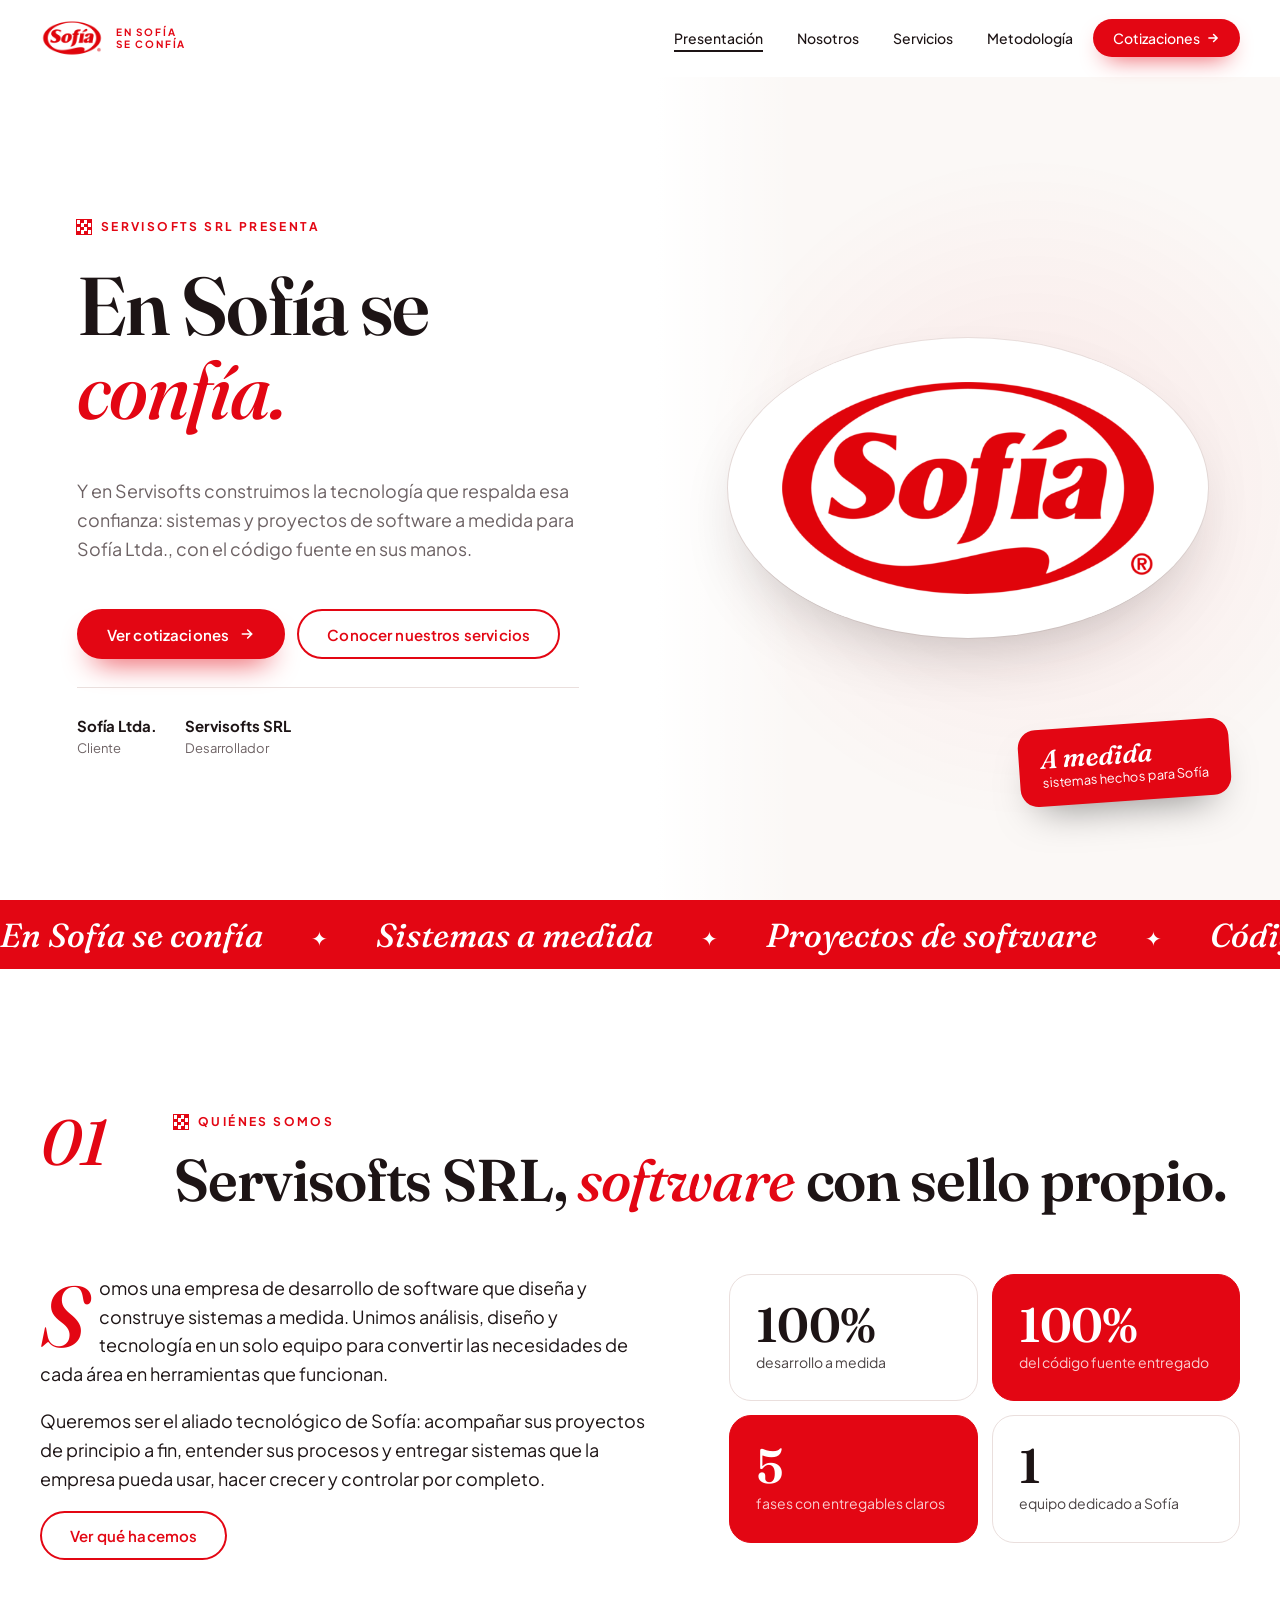
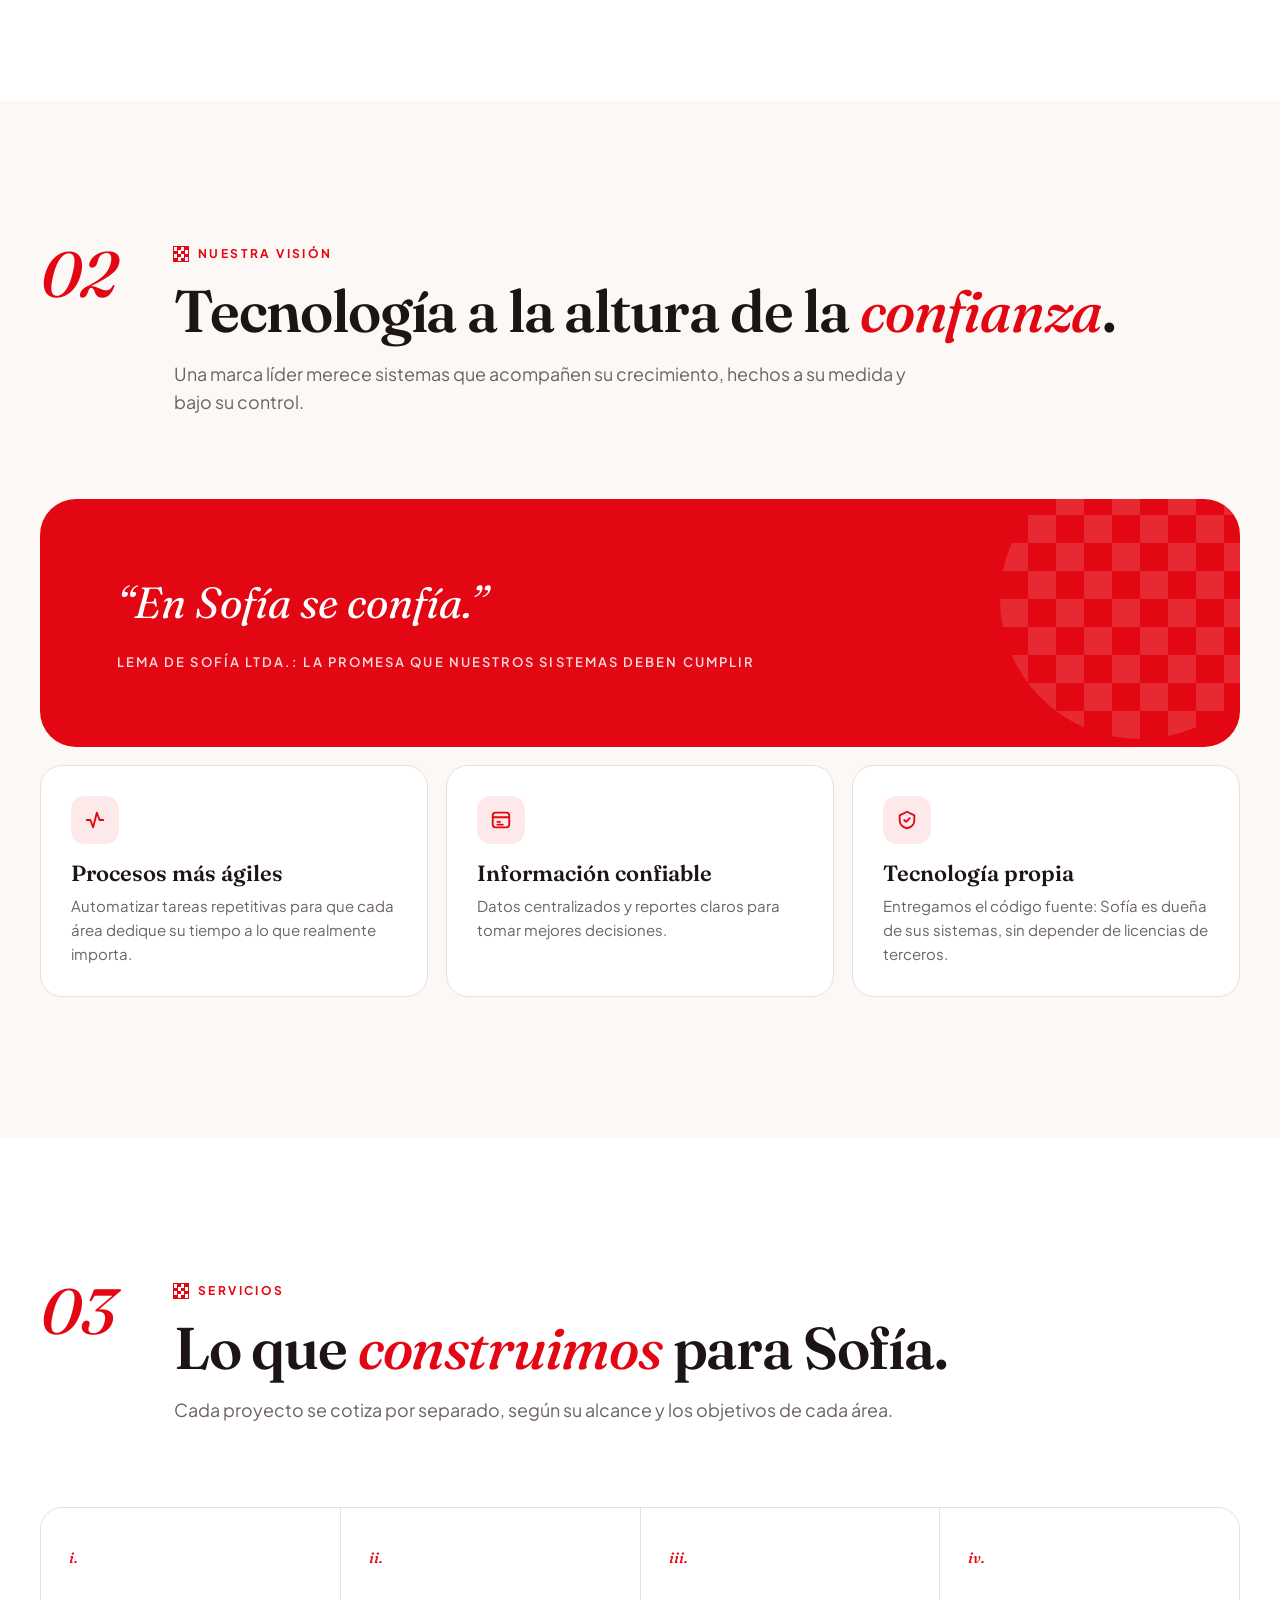
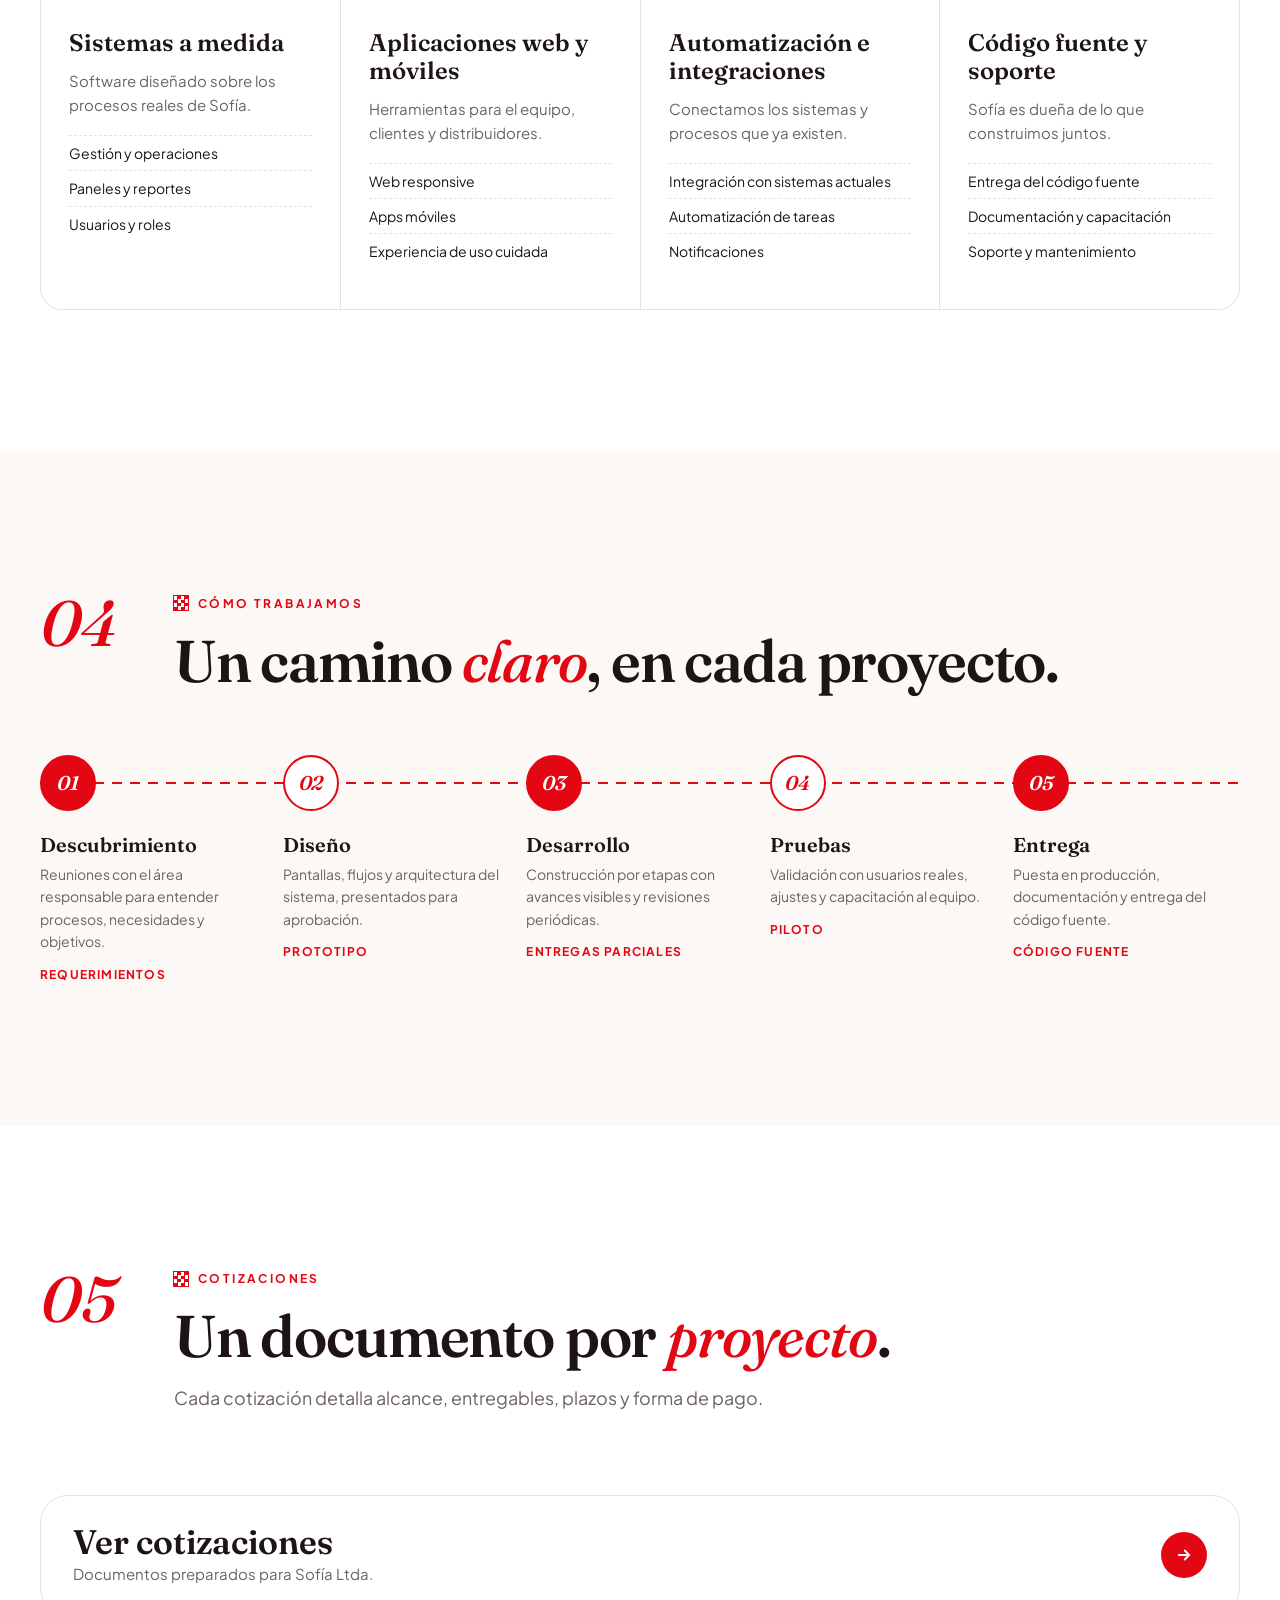
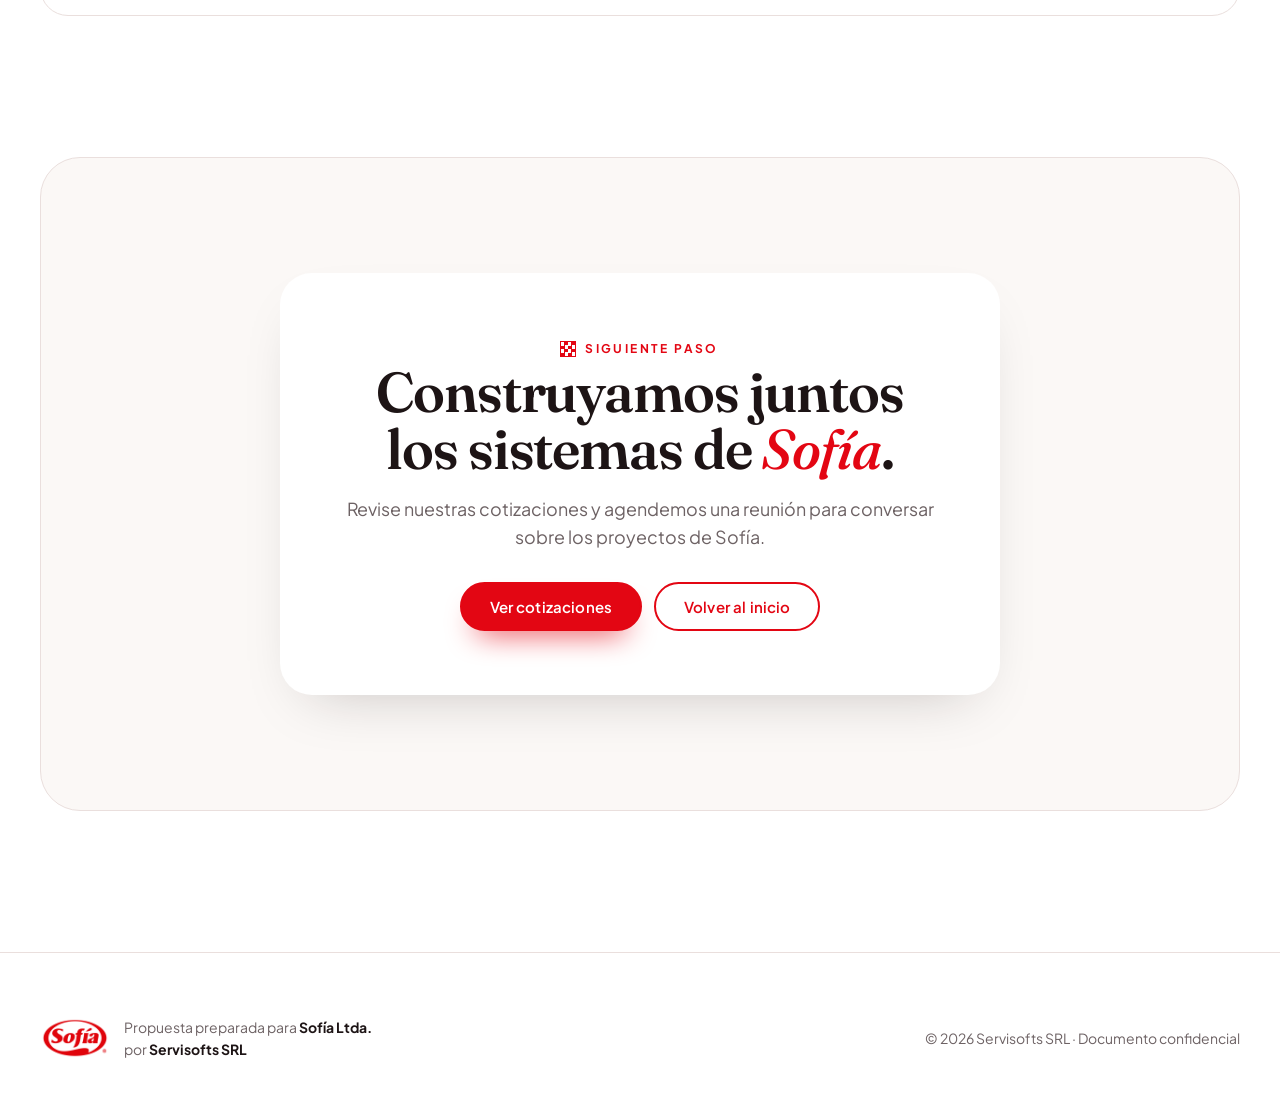
<file: index.html>
<!DOCTYPE html>
<html lang="es" translate="no">
<head>
  <meta charset="UTF-8">
  <meta name="google" content="notranslate">
  <meta name="viewport" content="width=device-width, initial-scale=1.0, viewport-fit=cover">
  <title>Servisofts × Sofía | Propuesta</title>
  <meta name="description" content="Servisofts SRL: sistemas y proyectos de software a medida para Sofía Ltda.">
  <link rel="icon" href="image/logo.png">
  <meta property="og:type" content="website">
  <meta property="og:site_name" content="Servisofts × Sofía">
  <meta property="og:locale" content="es_BO">
  <meta property="og:title" content="Servisofts × Sofía | Propuesta">
  <meta property="og:description" content="Servisofts SRL: sistemas y proyectos de software a medida para Sofía Ltda., con el código fuente en sus manos.">
  <meta property="og:url" content="https://s-s-sofia.github.io/">
  <meta property="og:image" content="https://s-s-sofia.github.io/image/og-image.jpg?v=20261007">
  <meta property="og:image:secure_url" content="https://s-s-sofia.github.io/image/og-image.jpg?v=20261007">
  <meta property="og:image:type" content="image/jpeg">
  <meta property="og:image:width" content="1200">
  <meta property="og:image:height" content="630">
  <meta property="og:image:alt" content="Logo de Sofía junto al lema «En Sofía se confía» de Servisofts SRL">
  <meta name="twitter:card" content="summary_large_image">
  <link rel="canonical" href="https://s-s-sofia.github.io/">
  <link rel="preconnect" href="https://fonts.googleapis.com">
  <link rel="preconnect" href="https://fonts.gstatic.com" crossorigin>
  <link href="https://fonts.googleapis.com/css2?family=Fraunces:ital,opsz,wght@0,9..144,400..700;1,9..144,400..700&family=Plus+Jakarta+Sans:wght@400;500;600;700&display=swap" rel="stylesheet">
  <link rel="stylesheet" href="style.css?v=20261006">
</head>
<body>

  <!-- ============ NAV ============ -->
  <header class="nav">
    <div class="wrap nav__inner">
      <a class="nav__brand" href="index.html" aria-label="Inicio">
        <img src="image/logo.png" alt="Sofía">
        <small>En Sofía<br>se confía</small>
      </a>

      <button class="nav__toggle" aria-label="Abrir menú" aria-expanded="false">
        <svg width="20" height="20" viewBox="0 0 24 24" fill="none" stroke="currentColor" stroke-width="2.4" stroke-linecap="round"><path d="M4 7h16M4 12h16M4 17h10"/></svg>
      </button>

      <ul class="nav__links">
        <li><a href="#presentacion" aria-current="page">Presentación</a></li>
        <li><a href="#nosotros">Nosotros</a></li>
        <li><a href="#servicios">Servicios</a></li>
        <li><a href="#metodologia">Metodología</a></li>
        <li><a class="nav__cta" href="cotizaciones/index.html">Cotizaciones
            <svg width="14" height="14" viewBox="0 0 24 24" fill="none" stroke="currentColor" stroke-width="2.6" stroke-linecap="round"><path d="M5 12h14M13 6l6 6-6 6"/></svg></a></li>
      </ul>
    </div>
  </header>

  <main>

    <!-- ============ HERO ============ -->
    <section class="hero" id="presentacion">
      <div class="hero__copy">
        <span class="eyebrow reveal">Servisofts SRL presenta</span>
        <h1 class="display hero__title reveal" data-delay="1">
          En Sofía se <em>confía.</em>
        </h1>
        <p class="lead reveal" data-delay="2">
          Y en Servisofts construimos la tecnología que respalda esa confianza: sistemas y proyectos
          de software a medida para Sofía Ltda., con el código fuente en sus manos.
        </p>
        <div class="hero__actions reveal" data-delay="3">
          <a class="btn btn--red" href="cotizaciones/index.html">
            Ver cotizaciones
            <svg width="16" height="16" viewBox="0 0 24 24" fill="none" stroke="currentColor" stroke-width="2.4" stroke-linecap="round"><path d="M5 12h14M13 6l6 6-6 6"/></svg>
          </a>
          <a class="btn btn--ghost" href="#servicios">Conocer nuestros servicios</a>
        </div>
        <div class="hero__meta reveal" data-delay="3">
          <div><b>Sofía Ltda.</b>Cliente</div>
          <div><b>Servisofts SRL</b>Desarrollador</div>
        </div>
      </div>

      <div class="hero__art" aria-hidden="true">
        <div class="hero__oval"><img src="image/logo.png" alt=""></div>
        <div class="hero__badge"><b>A medida</b>sistemas hechos para Sofía</div>
      </div>
    </section>

    <!-- ============ CINTA ============ -->
    <div class="ribbon" aria-hidden="true">
      <div class="ribbon__track">
        <span>En Sofía se confía</span><span>Sistemas a medida</span><span>Proyectos de software</span><span>Código fuente para Sofía</span><span>Servisofts SRL</span>
        <span>En Sofía se confía</span><span>Sistemas a medida</span><span>Proyectos de software</span><span>Código fuente para Sofía</span><span>Servisofts SRL</span>
      </div>
    </div>

    <!-- ============ NOSOTROS ============ -->
    <section class="section" id="nosotros">
      <div class="wrap">
        <div class="section__head reveal">
          <span class="section__num">01</span>
          <div>
            <span class="eyebrow">Quiénes somos</span>
            <h2 class="display">Servisofts SRL, <em>software</em> con sello propio.</h2>
          </div>
        </div>

        <div class="about">
          <div class="about__text reveal">
            <p>Somos una empresa de desarrollo de software que diseña y construye sistemas a medida. Unimos análisis, diseño y tecnología en un solo equipo para convertir las necesidades de cada área en herramientas que funcionan.</p>
            <p>Queremos ser el aliado tecnológico de Sofía: acompañar sus proyectos de principio a fin, entender sus procesos y entregar sistemas que la empresa pueda usar, hacer crecer y controlar por completo.</p>
            <a class="btn btn--ghost" href="#servicios">Ver qué hacemos</a>
          </div>
          <div class="stats reveal" data-delay="2">
            <div class="stat"><b>100%</b><span>desarrollo a medida</span></div>
            <div class="stat"><b>100%</b><span>del código fuente entregado</span></div>
            <div class="stat"><b>5</b><span>fases con entregables claros</span></div>
            <div class="stat"><b>1</b><span>equipo dedicado a Sofía</span></div>
          </div>
        </div>
      </div>
    </section>

    <!-- ============ VISIÓN ============ -->
    <section class="section section--paper" id="vision">
      <div class="wrap">
        <div class="section__head reveal">
          <span class="section__num">02</span>
          <div>
            <span class="eyebrow">Nuestra visión</span>
            <h2 class="display">Tecnología a la altura de la <em>confianza</em>.</h2>
            <p class="lead">Una marca líder merece sistemas que acompañen su crecimiento, hechos a su medida y bajo su control.</p>
          </div>
        </div>

        <blockquote class="quote reveal">
          <p>“En Sofía se confía.”</p>
          <cite>Lema de Sofía Ltda.: la promesa que nuestros sistemas deben cumplir</cite>
        </blockquote>

        <div class="goals">
          <article class="goal reveal">
            <div class="goal__icon"><svg width="22" height="22" viewBox="0 0 24 24" fill="none" stroke="currentColor" stroke-width="2" stroke-linecap="round" stroke-linejoin="round"><path d="M3 12h4l3 8 4-16 3 8h4"/></svg></div>
            <h3>Procesos más ágiles</h3>
            <p>Automatizar tareas repetitivas para que cada área dedique su tiempo a lo que realmente importa.</p>
          </article>
          <article class="goal reveal" data-delay="1">
            <div class="goal__icon"><svg width="22" height="22" viewBox="0 0 24 24" fill="none" stroke="currentColor" stroke-width="2" stroke-linecap="round" stroke-linejoin="round"><rect x="3" y="4" width="18" height="16" rx="3"/><path d="M3 9h18M8 14h3M8 17h6"/></svg></div>
            <h3>Información confiable</h3>
            <p>Datos centralizados y reportes claros para tomar mejores decisiones.</p>
          </article>
          <article class="goal reveal" data-delay="2">
            <div class="goal__icon"><svg width="22" height="22" viewBox="0 0 24 24" fill="none" stroke="currentColor" stroke-width="2" stroke-linecap="round" stroke-linejoin="round"><path d="M12 3l8 4v5c0 5-3.5 8-8 9-4.5-1-8-4-8-9V7z"/><path d="M9 12l2 2 4-4"/></svg></div>
            <h3>Tecnología propia</h3>
            <p>Entregamos el código fuente: Sofía es dueña de sus sistemas, sin depender de licencias de terceros.</p>
          </article>
        </div>
      </div>
    </section>

    <!-- ============ SERVICIOS ============ -->
    <section class="section" id="servicios">
      <div class="wrap">
        <div class="section__head reveal">
          <span class="section__num">03</span>
          <div>
            <span class="eyebrow">Servicios</span>
            <h2 class="display">Lo que <em>construimos</em> para Sofía.</h2>
            <p class="lead">Cada proyecto se cotiza por separado, según su alcance y los objetivos de cada área.</p>
          </div>
        </div>

        <div class="services reveal">
          <article class="service">
            <span class="service__n">i.</span>
            <h3>Sistemas a medida</h3>
            <p>Software diseñado sobre los procesos reales de Sofía.</p>
            <ul><li>Gestión y operaciones</li><li>Paneles y reportes</li><li>Usuarios y roles</li></ul>
          </article>
          <article class="service">
            <span class="service__n">ii.</span>
            <h3>Aplicaciones web y móviles</h3>
            <p>Herramientas para el equipo, clientes y distribuidores.</p>
            <ul><li>Web responsive</li><li>Apps móviles</li><li>Experiencia de uso cuidada</li></ul>
          </article>
          <article class="service">
            <span class="service__n">iii.</span>
            <h3>Automatización e integraciones</h3>
            <p>Conectamos los sistemas y procesos que ya existen.</p>
            <ul><li>Integración con sistemas actuales</li><li>Automatización de tareas</li><li>Notificaciones</li></ul>
          </article>
          <article class="service">
            <span class="service__n">iv.</span>
            <h3>Código fuente y soporte</h3>
            <p>Sofía es dueña de lo que construimos juntos.</p>
            <ul><li>Entrega del código fuente</li><li>Documentación y capacitación</li><li>Soporte y mantenimiento</li></ul>
          </article>
        </div>
      </div>
    </section>

    <!-- ============ METODOLOGÍA ============ -->
    <section class="section section--paper" id="metodologia">
      <div class="wrap">
        <div class="section__head reveal">
          <span class="section__num">04</span>
          <div>
            <span class="eyebrow">Cómo trabajamos</span>
            <h2 class="display">Un camino <em>claro</em>, en cada proyecto.</h2>
          </div>
        </div>

        <div class="steps">
          <div class="step reveal"><span class="step__dot"></span><h3>Descubrimiento</h3><p>Reuniones con el área responsable para entender procesos, necesidades y objetivos.</p><small>Requerimientos</small></div>
          <div class="step reveal" data-delay="1"><span class="step__dot"></span><h3>Diseño</h3><p>Pantallas, flujos y arquitectura del sistema, presentados para aprobación.</p><small>Prototipo</small></div>
          <div class="step reveal" data-delay="2"><span class="step__dot"></span><h3>Desarrollo</h3><p>Construcción por etapas con avances visibles y revisiones periódicas.</p><small>Entregas parciales</small></div>
          <div class="step reveal" data-delay="3"><span class="step__dot"></span><h3>Pruebas</h3><p>Validación con usuarios reales, ajustes y capacitación al equipo.</p><small>Piloto</small></div>
          <div class="step reveal" data-delay="3"><span class="step__dot"></span><h3>Entrega</h3><p>Puesta en producción, documentación y entrega del código fuente.</p><small>Código fuente</small></div>
        </div>
      </div>
    </section>

    <!-- ============ COTIZACIONES ============ -->
    <section class="section" id="cotizaciones">
      <div class="wrap">
        <div class="section__head reveal">
          <span class="section__num">05</span>
          <div>
            <span class="eyebrow">Cotizaciones</span>
            <h2 class="display">Un documento por <em>proyecto</em>.</h2>
            <p class="lead">Cada cotización detalla alcance, entregables, plazos y forma de pago.</p>
          </div>
        </div>

        <a class="quote-link reveal" href="cotizaciones/index.html">
          <span class="quote-link__text"><b>Ver cotizaciones</b><span>Documentos preparados para Sofía Ltda.</span></span>
          <span class="qcard__arrow"><svg width="18" height="18" viewBox="0 0 24 24" fill="none" stroke="currentColor" stroke-width="2.4" stroke-linecap="round"><path d="M5 12h14M13 6l6 6-6 6"/></svg></span>
        </a>
      </div>
    </section>

    <!-- ============ CTA ============ -->
    <section class="section" style="padding-top:0">
      <div class="wrap">
        <div class="cta reveal">
          <div class="cta__panel">
            <span class="eyebrow">Siguiente paso</span>
            <h2 class="display">Construyamos juntos los sistemas de <em>Sofía</em>.</h2>
            <p class="lead">Revise nuestras cotizaciones y agendemos una reunión para conversar sobre los proyectos de Sofía.</p>
            <div class="cta__contact">
              <a class="btn btn--red" href="cotizaciones/index.html">Ver cotizaciones</a>
              <a class="btn btn--ghost" href="#presentacion">Volver al inicio</a>
            </div>
          </div>
        </div>
      </div>
    </section>

  </main>

  <footer class="footer">
    <div class="wrap footer__inner">
      <div class="footer__brand">
        <img src="image/logo.png" alt="Sofía">
        <div>Propuesta preparada para <b>Sofía Ltda.</b><br>por <b>Servisofts SRL</b></div>
      </div>
      <div>© <span data-year>2026</span> Servisofts SRL · Documento confidencial</div>
    </div>
  </footer>

  <script src="index.js?v=20260929"></script>
</body>
</html>
</file>
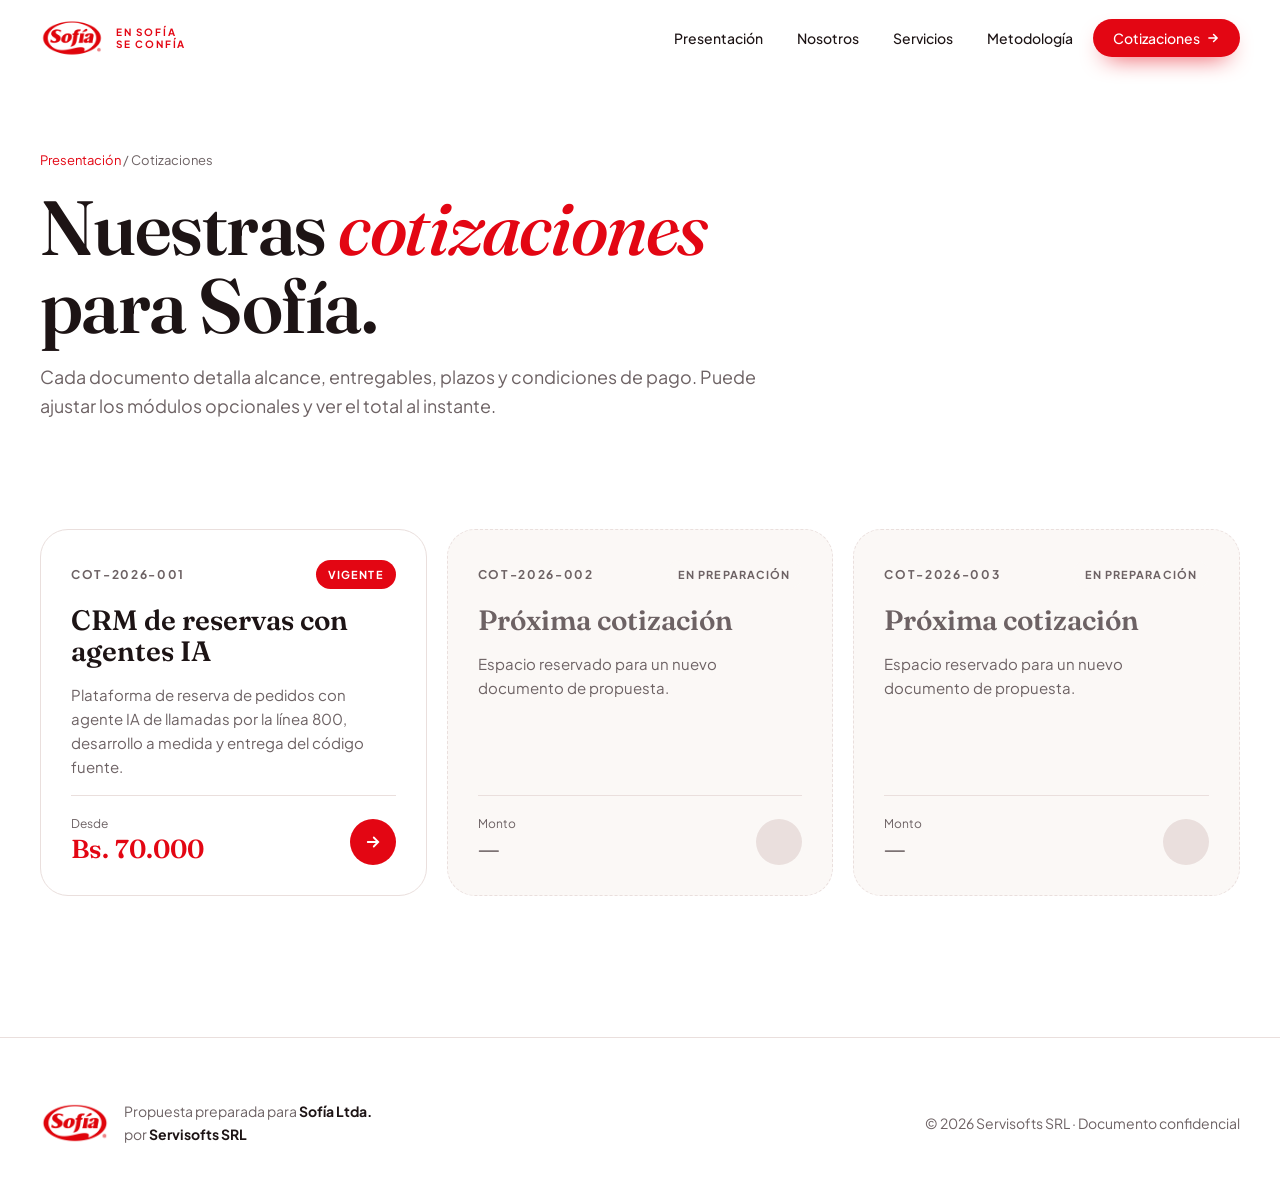
<file: cotizaciones/index.html>
<!DOCTYPE html>
<html lang="es" translate="no">
<head>
  <meta charset="UTF-8">
  <meta name="google" content="notranslate">
  <meta name="viewport" content="width=device-width, initial-scale=1.0, viewport-fit=cover">
  <title>Cotizaciones | Servisofts × Sofía</title>
  <link rel="icon" href="../image/logo.png">
  <meta name="description" content="Cotizaciones de Servisofts para Sofía: alcance, entregables, plazos y condiciones de pago, con el total al instante.">
  <meta property="og:type" content="website">
  <meta property="og:site_name" content="Servisofts × Sofía">
  <meta property="og:locale" content="es_BO">
  <meta property="og:title" content="Cotizaciones | Servisofts × Sofía">
  <meta property="og:description" content="Cotizaciones de Servisofts para Sofía: alcance, entregables, plazos y condiciones de pago, con el total al instante.">
  <meta property="og:url" content="https://s-s-sofia.github.io/cotizaciones/">
  <meta property="og:image" content="https://s-s-sofia.github.io/image/og-image.jpg?v=20261007">
  <meta property="og:image:secure_url" content="https://s-s-sofia.github.io/image/og-image.jpg?v=20261007">
  <meta property="og:image:type" content="image/jpeg">
  <meta property="og:image:width" content="1200">
  <meta property="og:image:height" content="630">
  <meta property="og:image:alt" content="Logo de Sofía junto al lema «En Sofía se confía» de Servisofts SRL">
  <meta name="twitter:card" content="summary_large_image">
  <link rel="canonical" href="https://s-s-sofia.github.io/cotizaciones/">
  <link rel="preconnect" href="https://fonts.googleapis.com">
  <link rel="preconnect" href="https://fonts.gstatic.com" crossorigin>
  <link href="https://fonts.googleapis.com/css2?family=Fraunces:ital,opsz,wght@0,9..144,400..700;1,9..144,400..700&family=Plus+Jakarta+Sans:wght@400;500;600;700&display=swap" rel="stylesheet">
  <link rel="stylesheet" href="../style.css?v=20261006">
</head>
<body>

  <header class="nav">
    <div class="wrap nav__inner">
      <a class="nav__brand" href="../index.html" aria-label="Inicio">
        <img src="../image/logo.png" alt="Sofía">
        <small>En Sofía<br>se confía</small>
      </a>
      <button class="nav__toggle" aria-label="Abrir menú" aria-expanded="false">
        <svg width="20" height="20" viewBox="0 0 24 24" fill="none" stroke="currentColor" stroke-width="2.4" stroke-linecap="round"><path d="M4 7h16M4 12h16M4 17h10"/></svg>
      </button>
      <ul class="nav__links">
        <li><a href="../index.html#presentacion">Presentación</a></li>
        <li><a href="../index.html#nosotros">Nosotros</a></li>
        <li><a href="../index.html#servicios">Servicios</a></li>
        <li><a href="../index.html#metodologia">Metodología</a></li>
        <li><a class="nav__cta" href="index.html">Cotizaciones
            <svg width="14" height="14" viewBox="0 0 24 24" fill="none" stroke="currentColor" stroke-width="2.6" stroke-linecap="round"><path d="M5 12h14M13 6l6 6-6 6"/></svg></a></li>
      </ul>
    </div>
  </header>

  <main>
    <section class="page-hero">
      <div class="wrap">
        <nav class="breadcrumb"><a href="../index.html">Presentación</a> / Cotizaciones</nav>
        <h1 class="display reveal">Nuestras <em>cotizaciones</em> para Sofía.</h1>
        <p class="lead reveal" data-delay="1">Cada documento detalla alcance, entregables, plazos y condiciones de pago. Puede ajustar los módulos opcionales y ver el total al instante.</p>
      </div>
    </section>

    <section class="section" style="padding-top:20px">
      <div class="wrap">
        <div class="quotes-grid">
          <a class="qcard reveal" href="crm-agentes-ia/">
            <div class="qcard__top"><span class="qcard__code">COT-2026-001</span><span class="tag tag--solid">Vigente</span></div>
            <h3>CRM de reservas con agentes IA</h3>
            <p>Plataforma de reserva de pedidos con agente IA de llamadas por la línea 800, desarrollo a medida y entrega del código fuente.</p>
            <div class="qcard__foot">
              <div class="qcard__price"><small>Desde</small><b>Bs. 70.000</b></div>
              <span class="qcard__arrow"><svg width="18" height="18" viewBox="0 0 24 24" fill="none" stroke="currentColor" stroke-width="2.4" stroke-linecap="round"><path d="M5 12h14M13 6l6 6-6 6"/></svg></span>
            </div>
          </a>

          <!-- Para agregar una cotización: duplique la carpeta crm-agentes-ia/, cambie el contenido
               y copie esta tarjeta como <a class="qcard" href="nuevo-archivo.html">…</a> -->
          <div class="qcard qcard--soon reveal" data-delay="1">
            <div class="qcard__top"><span class="qcard__code">COT-2026-002</span><span class="tag tag--muted">En preparación</span></div>
            <h3>Próxima cotización</h3>
            <p>Espacio reservado para un nuevo documento de propuesta.</p>
            <div class="qcard__foot"><div class="qcard__price"><small>Monto</small><b>—</b></div><span class="qcard__arrow"></span></div>
          </div>
          <div class="qcard qcard--soon reveal" data-delay="2">
            <div class="qcard__top"><span class="qcard__code">COT-2026-003</span><span class="tag tag--muted">En preparación</span></div>
            <h3>Próxima cotización</h3>
            <p>Espacio reservado para un nuevo documento de propuesta.</p>
            <div class="qcard__foot"><div class="qcard__price"><small>Monto</small><b>—</b></div><span class="qcard__arrow"></span></div>
          </div>
        </div>
      </div>
    </section>
  </main>

  <footer class="footer">
    <div class="wrap footer__inner">
      <div class="footer__brand">
        <img src="../image/logo.png" alt="Sofía">
        <div>Propuesta preparada para <b>Sofía Ltda.</b><br>por <b>Servisofts SRL</b></div>
      </div>
      <div>© <span data-year>2026</span> Servisofts SRL · Documento confidencial</div>
    </div>
  </footer>

  <script src="../index.js?v=20260929"></script>
</body>
</html>
</file>
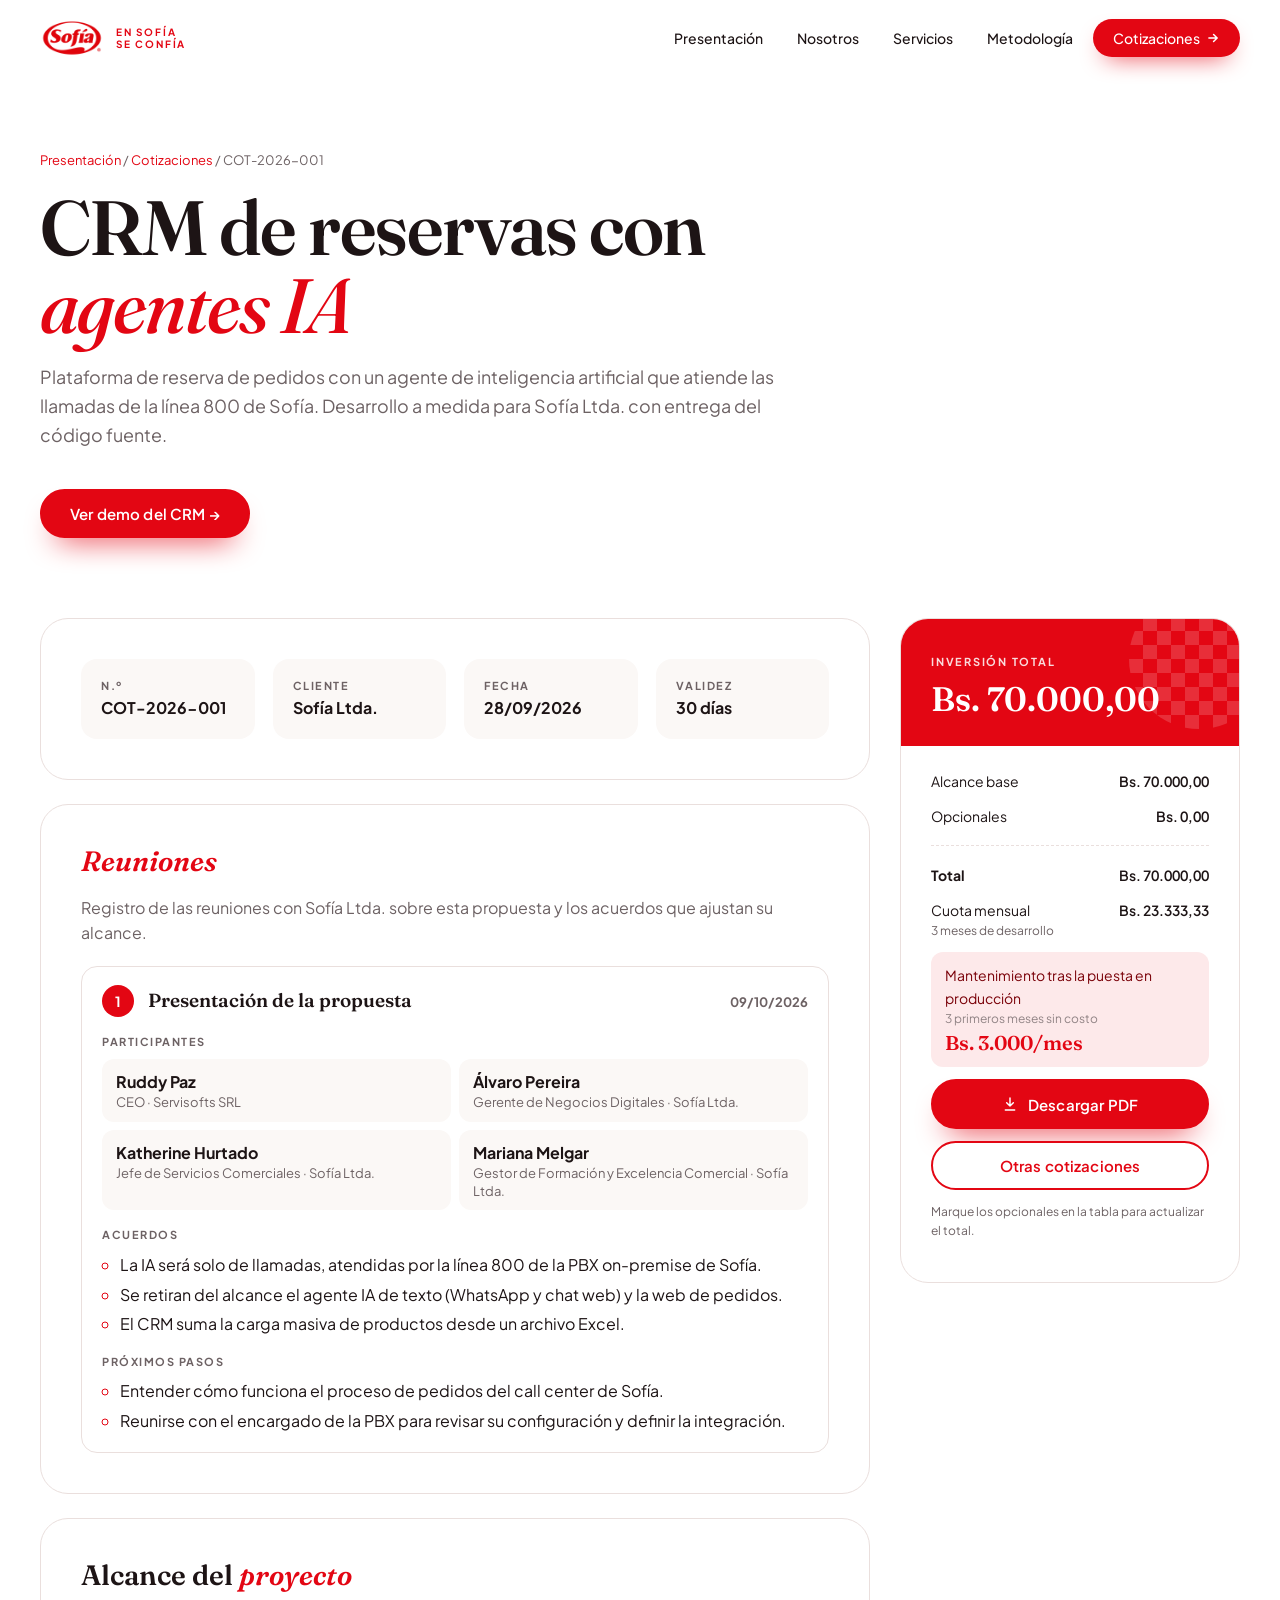
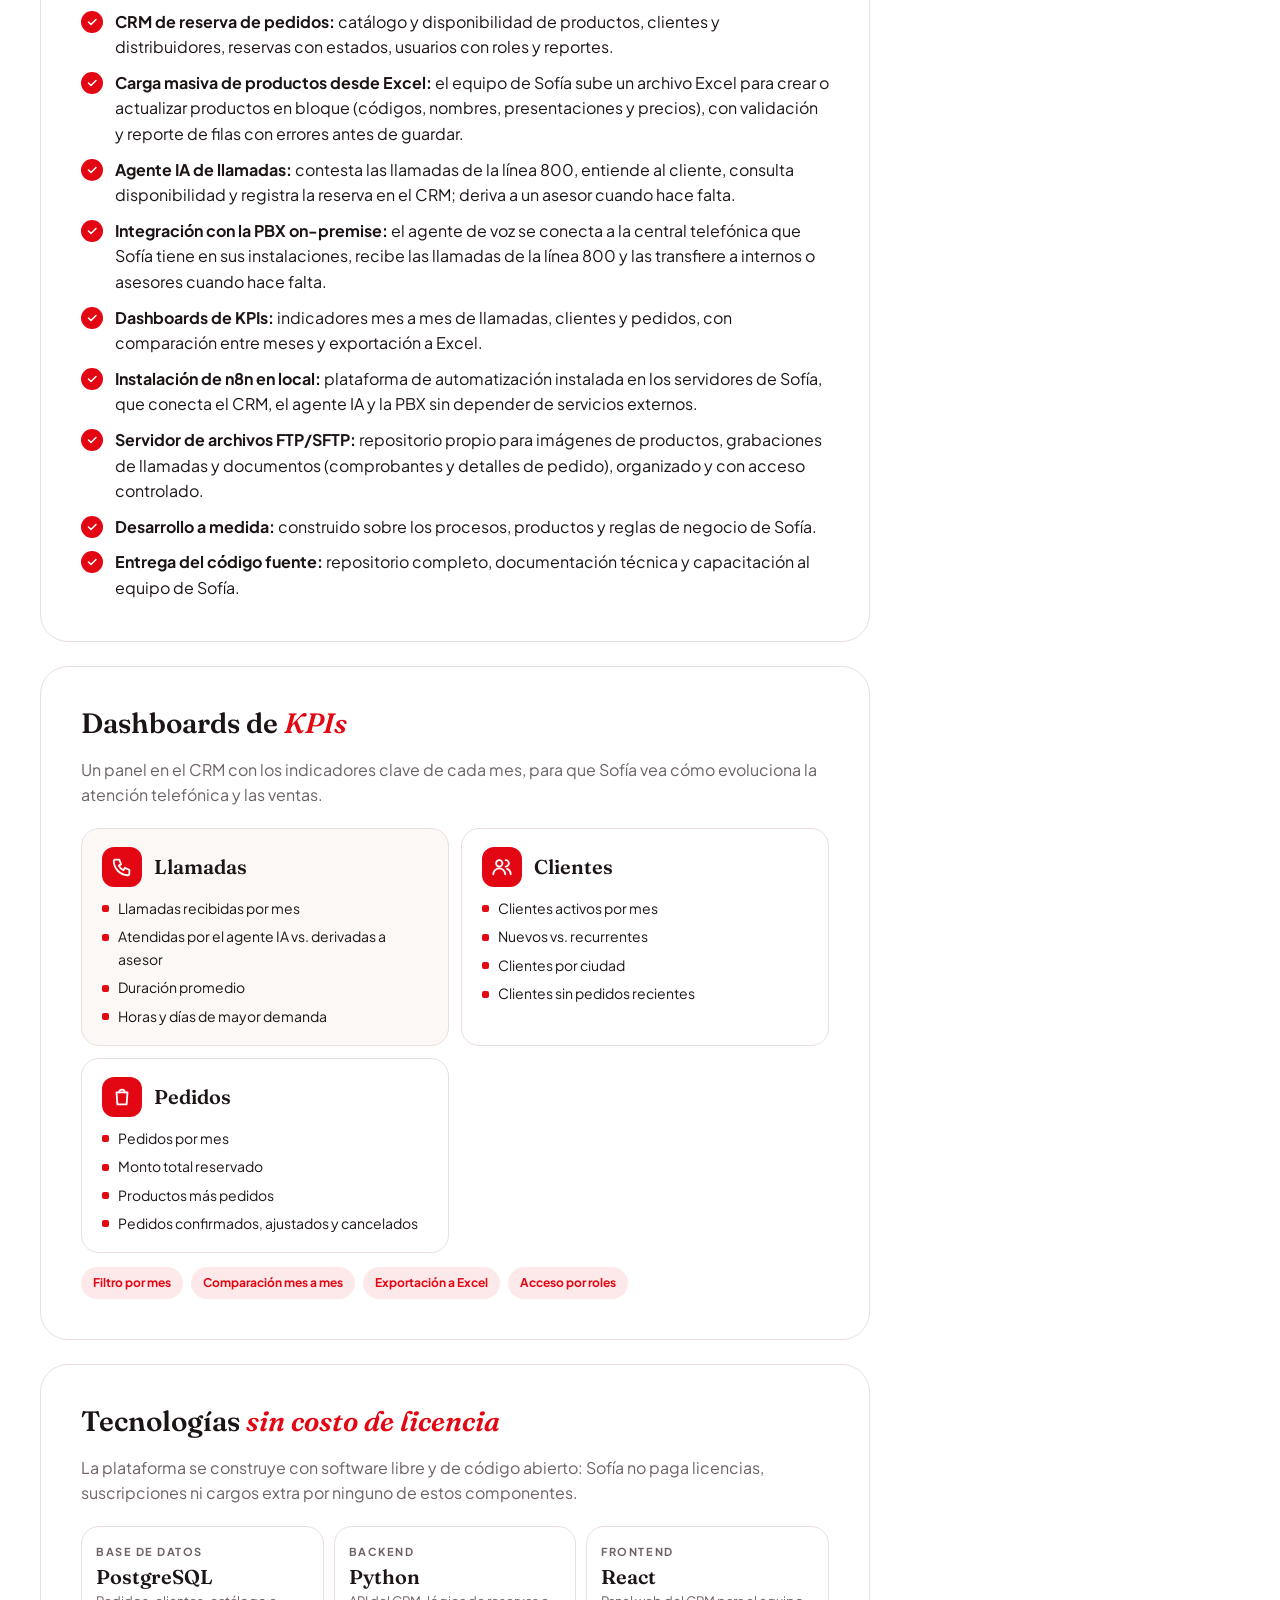
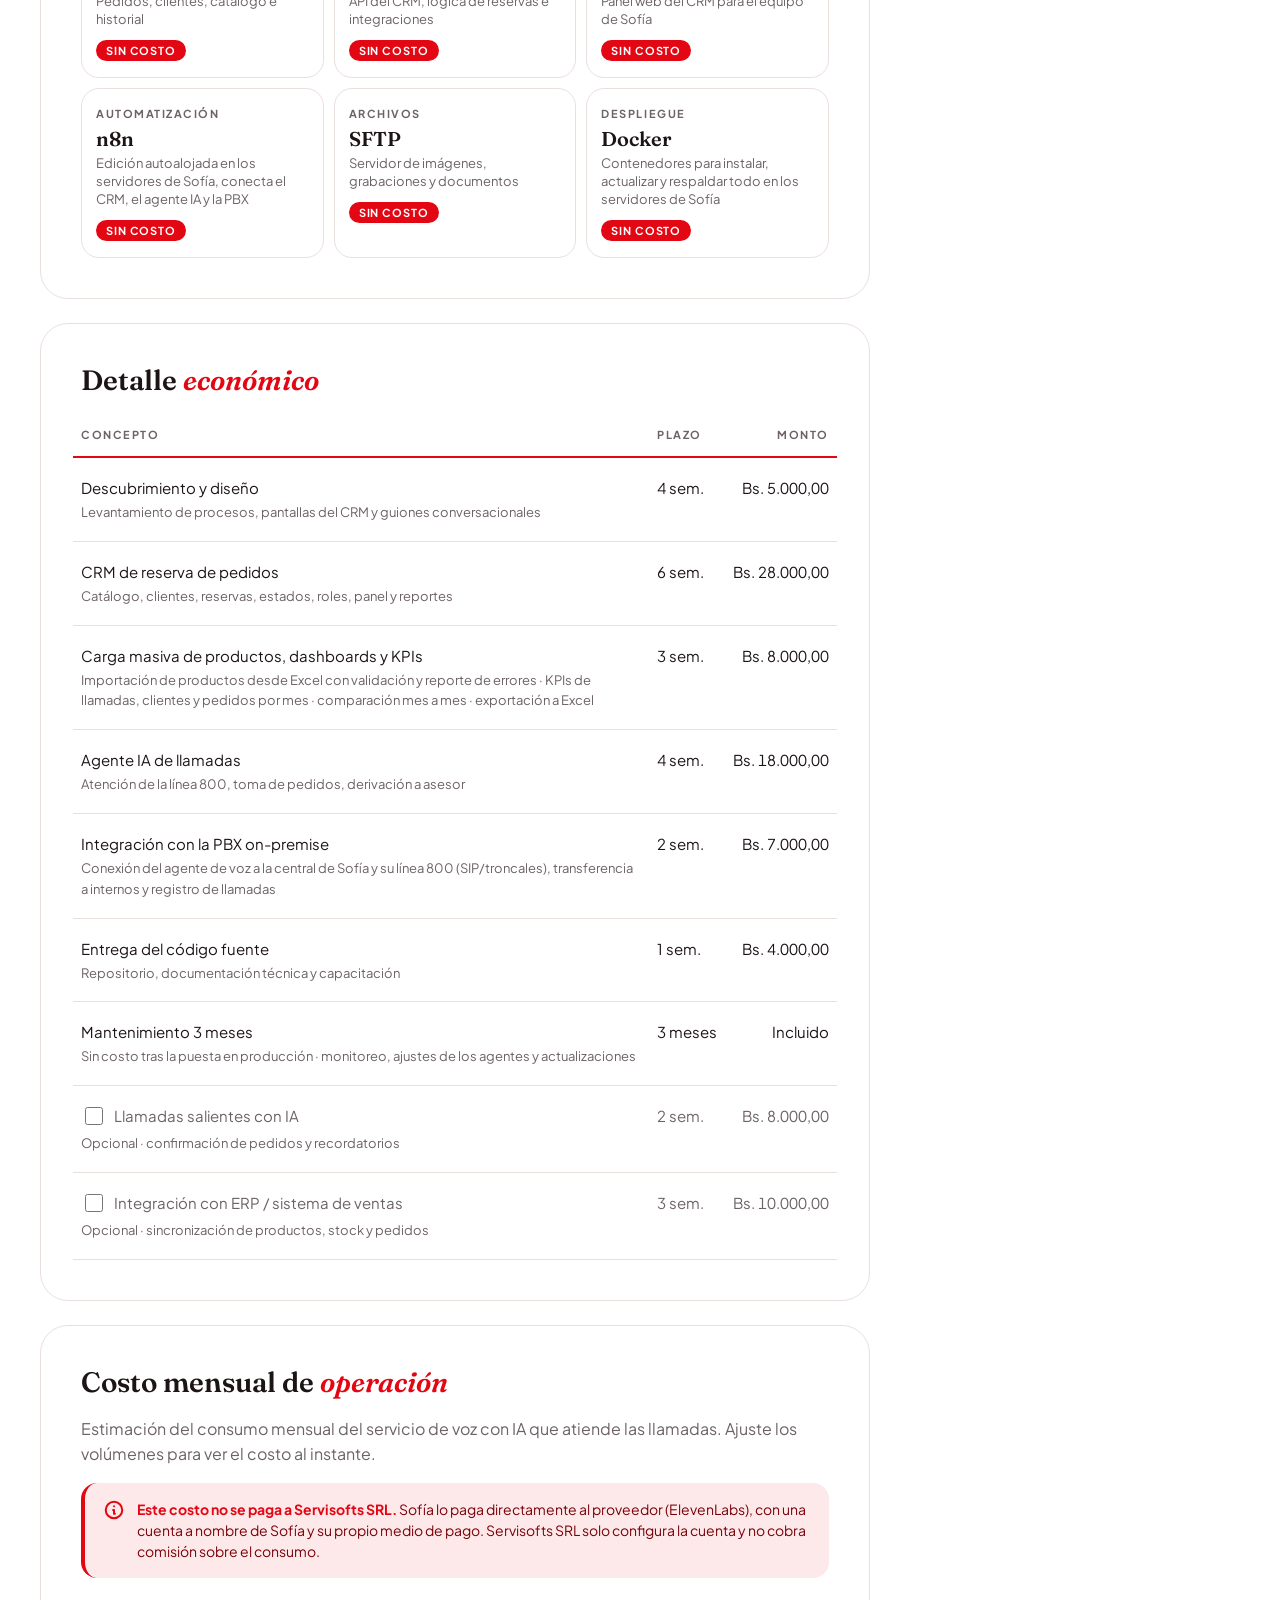
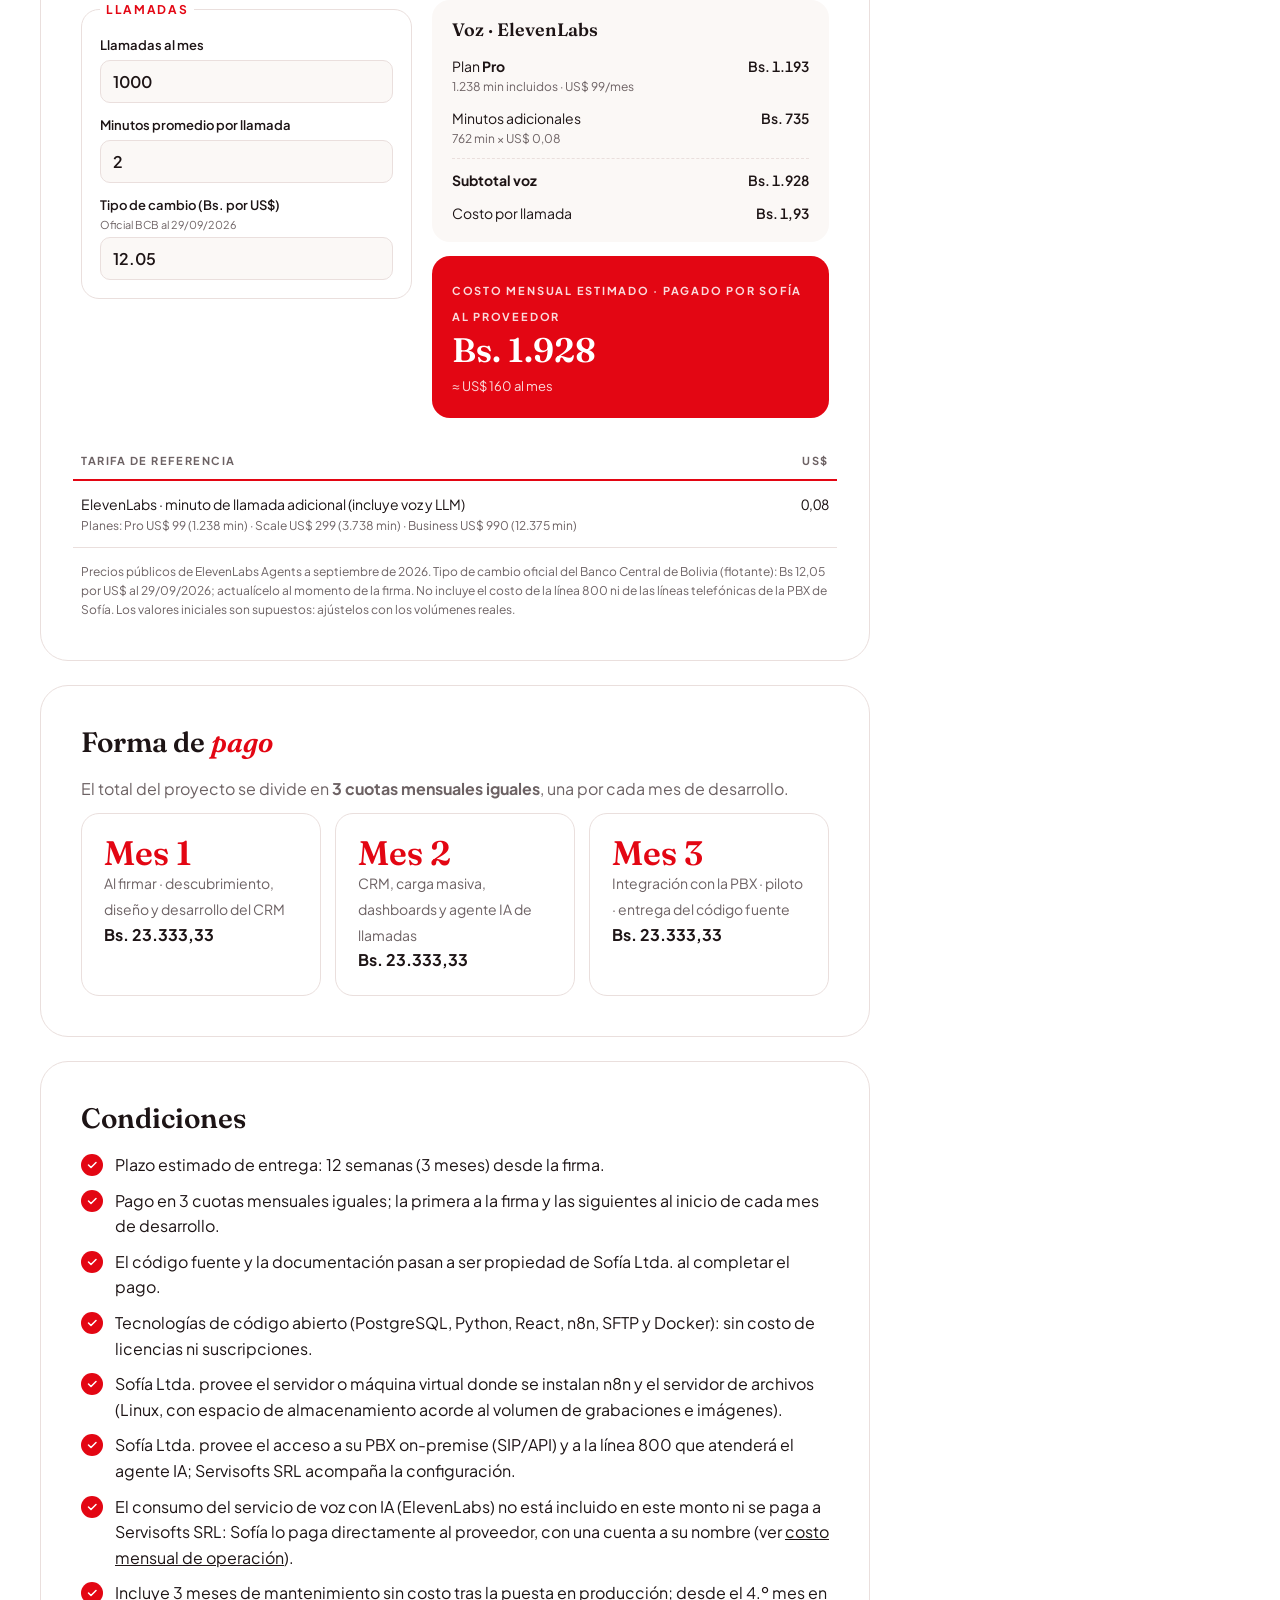
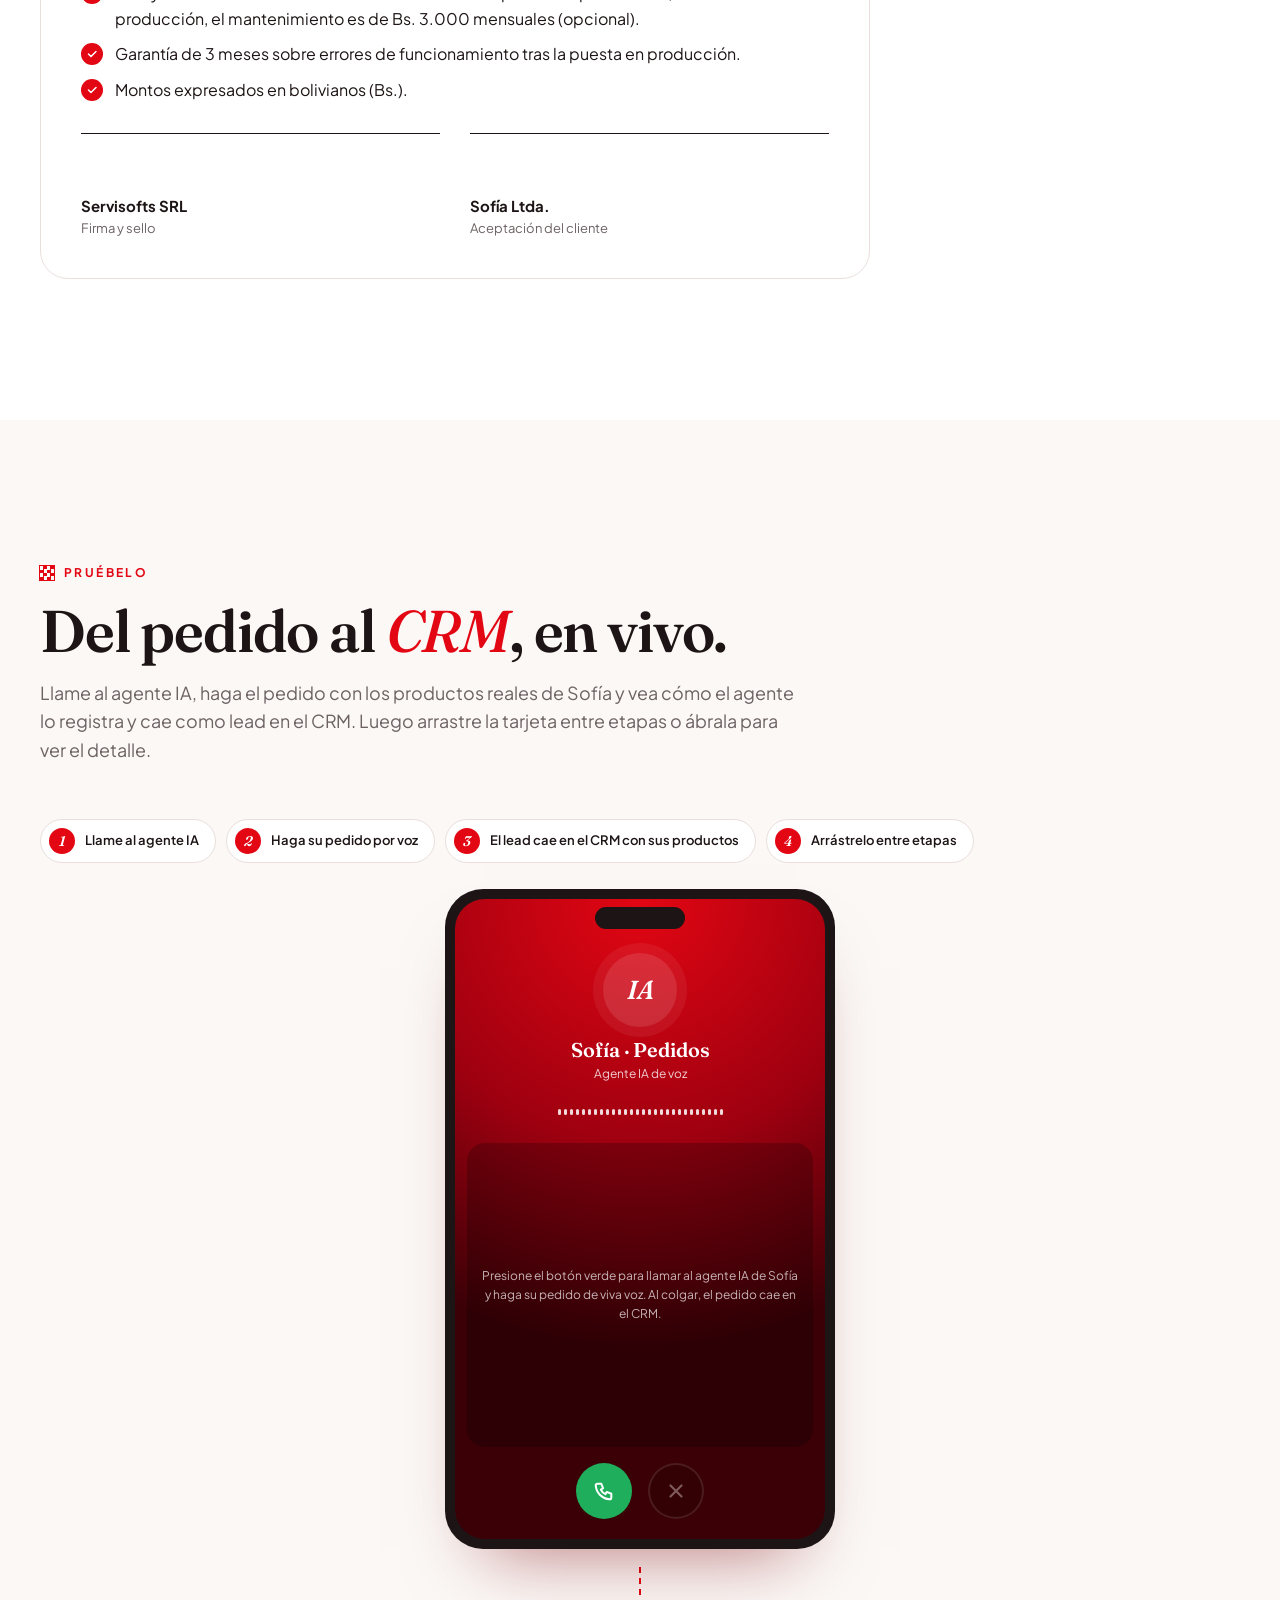
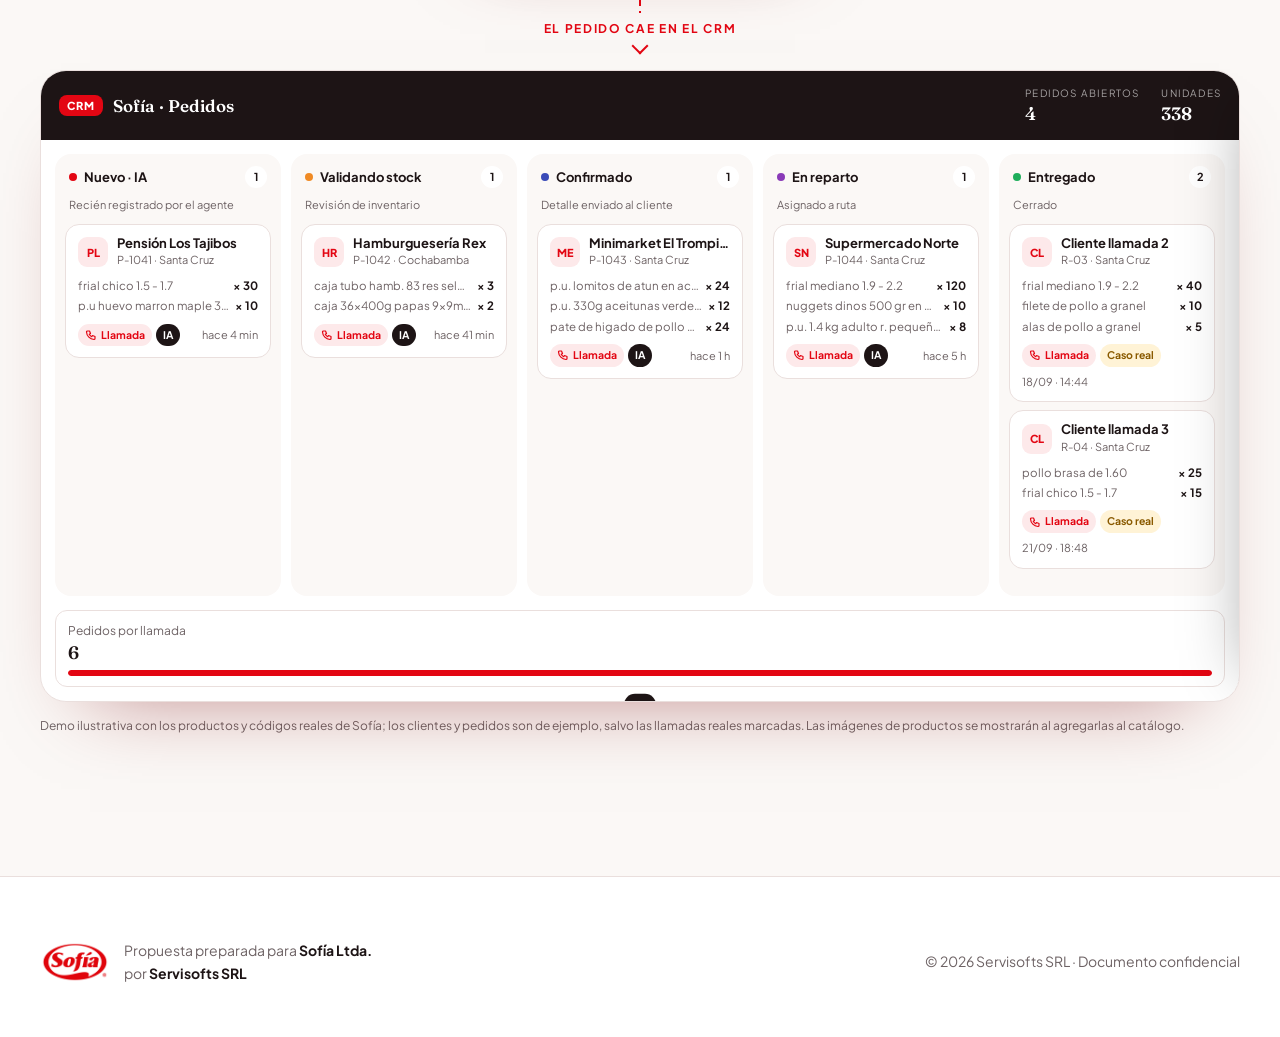
<file: cotizaciones/crm-agentes-ia/index.html>
<!DOCTYPE html>
<html lang="es" translate="no">
<head>
  <meta charset="UTF-8">
  <meta name="google" content="notranslate">
  <meta name="viewport" content="width=device-width, initial-scale=1.0, viewport-fit=cover">
  <title>COT-2026-001 CRM de reservas con agentes IA | Servisofts × Sofía</title>
  <link rel="icon" href="../../image/logo.png">
  <meta name="description" content="Plataforma de reserva de pedidos con un agente de IA que atiende las llamadas de la línea 800 de Sofía. Desarrollo a medida para Sofía Ltda. con entrega del código fuente.">
  <meta property="og:type" content="article">
  <meta property="og:site_name" content="Servisofts × Sofía">
  <meta property="og:locale" content="es_BO">
  <meta property="og:title" content="CRM de reservas con agentes IA | Servisofts × Sofía">
  <meta property="og:description" content="Plataforma de reserva de pedidos con un agente de IA que atiende las llamadas de la línea 800 de Sofía. Desarrollo a medida para Sofía Ltda. con entrega del código fuente.">
  <meta property="og:url" content="https://s-s-sofia.github.io/cotizaciones/crm-agentes-ia/">
  <meta property="og:image" content="https://s-s-sofia.github.io/image/og-image.jpg?v=20261007">
  <meta property="og:image:secure_url" content="https://s-s-sofia.github.io/image/og-image.jpg?v=20261007">
  <meta property="og:image:type" content="image/jpeg">
  <meta property="og:image:width" content="1200">
  <meta property="og:image:height" content="630">
  <meta property="og:image:alt" content="Logo de Sofía junto al lema «En Sofía se confía» de Servisofts SRL">
  <meta name="twitter:card" content="summary_large_image">
  <link rel="canonical" href="https://s-s-sofia.github.io/cotizaciones/crm-agentes-ia/">
  <link rel="preconnect" href="https://fonts.googleapis.com">
  <link rel="preconnect" href="https://fonts.gstatic.com" crossorigin>
  <link href="https://fonts.googleapis.com/css2?family=Fraunces:ital,opsz,wght@0,9..144,400..700;1,9..144,400..700&family=Plus+Jakarta+Sans:wght@400;500;600;700&display=swap" rel="stylesheet">
  <link rel="stylesheet" href="../../style.css?v=20261009b">
  <link rel="stylesheet" href="crm-demo.css?v=20261021">
</head>
<body>
    
  <header class="nav">
    <div class="wrap nav__inner">
      <a class="nav__brand" href="../../index.html" aria-label="Inicio">
        <img src="../../image/logo.png" alt="Sofía">
        <small>En Sofía<br>se confía</small>
      </a>
      <button class="nav__toggle" aria-label="Abrir menú" aria-expanded="false">
        <svg width="20" height="20" viewBox="0 0 24 24" fill="none" stroke="currentColor" stroke-width="2.4" stroke-linecap="round"><path d="M4 7h16M4 12h16M4 17h10"/></svg>
      </button>
      <ul class="nav__links">
        <li><a href="../../index.html#presentacion">Presentación</a></li>
        <li><a href="../../index.html#nosotros">Nosotros</a></li>
        <li><a href="../../index.html#servicios">Servicios</a></li>
        <li><a href="../../index.html#metodologia">Metodología</a></li>
        <li><a class="nav__cta" href="../index.html">Cotizaciones
            <svg width="14" height="14" viewBox="0 0 24 24" fill="none" stroke="currentColor" stroke-width="2.6" stroke-linecap="round"><path d="M5 12h14M13 6l6 6-6 6"/></svg></a></li>
      </ul>
    </div>
  </header>

  <main>
    <section class="page-hero">
      <div class="wrap">
        <nav class="breadcrumb"><a href="../../index.html">Presentación</a> / <a href="../index.html">Cotizaciones</a> / COT-2026-001</nav>
        <h1 class="display reveal">CRM de reservas con <em>agentes IA</em></h1>
        <p class="lead reveal" data-delay="1">Plataforma de reserva de pedidos con un agente de inteligencia artificial que atiende las llamadas de la línea 800 de Sofía. Desarrollo a medida para Sofía Ltda. con entrega del código fuente.</p>
        <a class="btn btn--red reveal" data-delay="2" href="#demo-crm" style="margin-top:22px;position:relative">Ver demo del CRM →</a>
      </div>
    </section>

    <section class="section" style="padding-top:10px">
      <div class="wrap doc">
        <div class="doc__main">

          <div class="card reveal">
            <div class="doc__meta">
              <div><small>N.º</small><b>COT-2026-001</b></div>
              <div><small>Cliente</small><b>Sofía Ltda.</b></div>
              <div><small>Fecha</small><b>28/09/2026</b></div>
              <div><small>Validez</small><b>30 días</b></div>
            </div>
          </div>

          <div class="card reveal" id="reuniones">
            <h2><em>Reuniones</em></h2>
            <p class="card__lead">Registro de las reuniones con Sofía Ltda. sobre esta propuesta y los acuerdos que ajustan su alcance.</p>
            <ol class="meetings">
              <li class="meeting">
                <div class="meeting__head">
                  <span class="meeting__n">1</span>
                  <div><b>Presentación de la propuesta</b><time datetime="2026-10-09">09/10/2026</time></div>
                </div>
                <div class="meeting__body">
                  <h3>Participantes</h3>
                  <ul class="meeting__people">
                    <li><b>Ruddy Paz</b><span>CEO · Servisofts SRL</span></li>
                    <li><b>Álvaro Pereira</b><span>Gerente de Negocios Digitales · Sofía Ltda.</span></li>
                    <li><b>Katherine Hurtado</b><span>Jefe de Servicios Comerciales · Sofía Ltda.</span></li>
                    <li><b>Mariana Melgar</b><span>Gestor de Formación y Excelencia Comercial · Sofía Ltda.</span></li>
                  </ul>
                  <h3>Acuerdos</h3>
                  <ul class="meeting__notes">
                    <li>La IA será solo de llamadas, atendidas por la línea 800 de la PBX on-premise de Sofía.</li>
                    <li>Se retiran del alcance el agente IA de texto (WhatsApp y chat web) y la web de pedidos.</li>
                    <li>El CRM suma la carga masiva de productos desde un archivo Excel.</li>
                  </ul>
                  <h3>Próximos pasos</h3>
                  <ul class="meeting__notes meeting__next">
                    <li>Entender cómo funciona el proceso de pedidos del call center de Sofía.</li>
                    <li>Reunirse con el encargado de la PBX para revisar su configuración y definir la integración.</li>
                  </ul>
                </div>
              </li>
            </ol>
          </div>

          <div class="card reveal">
            <h2>Alcance del <em>proyecto</em></h2>
            <ul class="check">
              <li><b>CRM de reserva de pedidos:</b> catálogo y disponibilidad de productos, clientes y distribuidores, reservas con estados, usuarios con roles y reportes.</li>
              <li><b>Carga masiva de productos desde Excel:</b> el equipo de Sofía sube un archivo Excel para crear o actualizar productos en bloque (códigos, nombres, presentaciones y precios), con validación y reporte de filas con errores antes de guardar.</li>
              <li><b>Agente IA de llamadas:</b> contesta las llamadas de la línea 800, entiende al cliente, consulta disponibilidad y registra la reserva en el CRM; deriva a un asesor cuando hace falta.</li>
              <li><b>Integración con la PBX on-premise:</b> el agente de voz se conecta a la central telefónica que Sofía tiene en sus instalaciones, recibe las llamadas de la línea 800 y las transfiere a internos o asesores cuando hace falta.</li>
              <li><b>Dashboards de KPIs:</b> indicadores mes a mes de llamadas, clientes y pedidos, con comparación entre meses y exportación a Excel.</li>
              <li><b>Instalación de n8n en local:</b> plataforma de automatización instalada en los servidores de Sofía, que conecta el CRM, el agente IA y la PBX sin depender de servicios externos.</li>
              <li><b>Servidor de archivos FTP/SFTP:</b> repositorio propio para imágenes de productos, grabaciones de llamadas y documentos (comprobantes y detalles de pedido), organizado y con acceso controlado.</li>
              <li><b>Desarrollo a medida:</b> construido sobre los procesos, productos y reglas de negocio de Sofía.</li>
              <li><b>Entrega del código fuente:</b> repositorio completo, documentación técnica y capacitación al equipo de Sofía.</li>
            </ul>
          </div>

          <div class="card reveal" id="dashboards">
            <h2>Dashboards de <em>KPIs</em></h2>
            <p class="card__lead">Un panel en el CRM con los indicadores clave de cada mes, para que Sofía vea cómo evoluciona la atención telefónica y las ventas.</p>
            <div class="kpis">
              <div class="kpi">
                <div class="kpi__head"><span class="kpi__icon"><svg width="22" height="22" viewBox="0 0 24 24" fill="none" stroke="currentColor" stroke-width="2" stroke-linecap="round" stroke-linejoin="round"><path d="M5 4h4l2 5-2.5 1.5a11 11 0 0 0 5 5L15 13l5 2v4a2 2 0 0 1-2 2A16 16 0 0 1 3 6a2 2 0 0 1 2-2"/></svg></span><b>Llamadas</b></div>
                <ul><li>Llamadas recibidas por mes</li><li>Atendidas por el agente IA vs. derivadas a asesor</li><li>Duración promedio</li><li>Horas y días de mayor demanda</li></ul>
              </div>
              <div class="kpi">
                <div class="kpi__head"><span class="kpi__icon"><svg width="22" height="22" viewBox="0 0 24 24" fill="none" stroke="currentColor" stroke-width="2" stroke-linecap="round" stroke-linejoin="round"><circle cx="9" cy="8" r="3.5"/><path d="M2.5 20a6.5 6.5 0 0 1 13 0"/><path d="M16 4.5a3.5 3.5 0 0 1 0 7M21.5 20a6.5 6.5 0 0 0-4-6"/></svg></span><b>Clientes</b></div>
                <ul><li>Clientes activos por mes</li><li>Nuevos vs. recurrentes</li><li>Clientes por ciudad</li><li>Clientes sin pedidos recientes</li></ul>
              </div>
              <div class="kpi">
                <div class="kpi__head"><span class="kpi__icon"><svg width="22" height="22" viewBox="0 0 24 24" fill="none" stroke="currentColor" stroke-width="2" stroke-linecap="round" stroke-linejoin="round"><path d="M6 7h12l-1 13H7z"/><path d="M9 7a3 3 0 0 1 6 0"/></svg></span><b>Pedidos</b></div>
                <ul><li>Pedidos por mes</li><li>Monto total reservado</li><li>Productos más pedidos</li><li>Pedidos confirmados, ajustados y cancelados</li></ul>
              </div>
            </div>
            <div class="kpis__foot"><span>Filtro por mes</span><span>Comparación mes a mes</span><span>Exportación a Excel</span><span>Acceso por roles</span></div>
          </div>

          <div class="card reveal" id="tecnologias">
            <h2>Tecnologías <em>sin costo de licencia</em></h2>
            <p class="card__lead">La plataforma se construye con software libre y de código abierto: Sofía no paga licencias, suscripciones ni cargos extra por ninguno de estos componentes.</p>
            <div class="stack">
              <div class="stack__item"><span class="stack__tag">Base de datos</span><b>PostgreSQL</b><small>Pedidos, clientes, catálogo e historial</small><em>Sin costo</em></div>
              <div class="stack__item"><span class="stack__tag">Backend</span><b>Python</b><small>API del CRM, lógica de reservas e integraciones</small><em>Sin costo</em></div>
              <div class="stack__item"><span class="stack__tag">Frontend</span><b>React</b><small>Panel web del CRM para el equipo de Sofía</small><em>Sin costo</em></div>
              <div class="stack__item"><span class="stack__tag">Automatización</span><b>n8n</b><small>Edición autoalojada en los servidores de Sofía, conecta el CRM, el agente IA y la PBX</small><em>Sin costo</em></div>
              <div class="stack__item"><span class="stack__tag">Archivos</span><b>SFTP</b><small>Servidor de imágenes, grabaciones y documentos</small><em>Sin costo</em></div>
              <div class="stack__item"><span class="stack__tag">Despliegue</span><b>Docker</b><small>Contenedores para instalar, actualizar y respaldar todo en los servidores de Sofía</small><em>Sin costo</em></div>
            </div>
          </div>

          <div class="card reveal">
            <h2>Detalle <em>económico</em></h2>
            <div class="table-wrap">
              <table class="items" data-currency="Bs." data-tax="0">
                <thead>
                  <tr><th>Concepto</th><th>Plazo</th><th class="num">Monto</th></tr>
                </thead>
                <tbody>
                  <tr data-price="5000"><td>Descubrimiento y diseño<small>Levantamiento de procesos, pantallas del CRM y guiones conversacionales</small></td><td>4 sem.</td><td class="num" data-cell="price"></td></tr>
                  <tr data-price="28000"><td>CRM de reserva de pedidos<small>Catálogo, clientes, reservas, estados, roles, panel y reportes</small></td><td>6 sem.</td><td class="num" data-cell="price"></td></tr>
                  <tr data-price="8000"><td>Carga masiva de productos, dashboards y KPIs<small>Importación de productos desde Excel con validación y reporte de errores · KPIs de llamadas, clientes y pedidos por mes · comparación mes a mes · exportación a Excel</small></td><td>3 sem.</td><td class="num" data-cell="price"></td></tr>
                  <tr data-price="18000"><td>Agente IA de llamadas<small>Atención de la línea 800, toma de pedidos, derivación a asesor</small></td><td>4 sem.</td><td class="num" data-cell="price"></td></tr>
                  <tr data-price="7000"><td>Integración con la PBX on-premise<small>Conexión del agente de voz a la central de Sofía y su línea 800 (SIP/troncales), transferencia a internos y registro de llamadas</small></td><td>2 sem.</td><td class="num" data-cell="price"></td></tr>
                  <tr data-price="4000"><td>Entrega del código fuente<small>Repositorio, documentación técnica y capacitación</small></td><td>1 sem.</td><td class="num" data-cell="price"></td></tr>
                  <tr data-price="0" data-label="Incluido"><td>Mantenimiento 3 meses<small>Sin costo tras la puesta en producción · monitoreo, ajustes de los agentes y actualizaciones</small></td><td>3 meses</td><td class="num" data-cell="price"></td></tr>
                  <tr data-price="8000"><td><label><input type="checkbox"> Llamadas salientes con IA</label><small>Opcional · confirmación de pedidos y recordatorios</small></td><td>2 sem.</td><td class="num" data-cell="price"></td></tr>
                  <tr data-price="10000"><td><label><input type="checkbox"> Integración con ERP / sistema de ventas</label><small>Opcional · sincronización de productos, stock y pedidos</small></td><td>3 sem.</td><td class="num" data-cell="price"></td></tr>
                </tbody>
              </table>
            </div>
          </div>

          <div class="card reveal" id="costos-operacion">
            <h2>Costo mensual de <em>operación</em></h2>
            <p class="card__lead">Estimación del consumo mensual del servicio de voz con IA que atiende las llamadas. Ajuste los volúmenes para ver el costo al instante.</p>
            <div class="notice">
              <span class="notice__icon" aria-hidden="true"><svg width="22" height="22" viewBox="0 0 24 24" fill="none" stroke="currentColor" stroke-width="2.2" stroke-linecap="round" stroke-linejoin="round"><circle cx="12" cy="12" r="9"/><path d="M12 8h.01M11 12h1v4h1"/></svg></span>
              <div><b>Este costo no se paga a Servisofts SRL.</b> Sofía lo paga directamente al proveedor (ElevenLabs), con una cuenta a nombre de Sofía y su propio medio de pago. Servisofts SRL solo configura la cuenta y no cobra comisión sobre el consumo.</div>
            </div>

            <div class="opex" data-opex>
              <div class="opex__inputs">
                <fieldset>
                  <legend>Llamadas</legend>
                  <label>Llamadas al mes<input type="number" min="0" step="100" value="1000" data-in="calls"></label>
                  <label>Minutos promedio por llamada<input type="number" min="0.5" step="0.5" value="2" data-in="callMin"></label>
                  <label>Tipo de cambio (Bs. por US$)<small>Oficial BCB al 29/09/2026</small><input type="number" min="1" step="0.01" value="12.05" data-in="fx"></label>
                </fieldset>
              </div>

              <div class="opex__results">
                <div class="opex__block">
                  <h3>Voz · ElevenLabs</h3>
                  <div class="summary__row"><span>Plan <b data-o="plan"></b><small data-o="planN"></small></span><span data-o="planFee"></span></div>
                  <div class="summary__row"><span>Minutos adicionales<small data-o="extraN"></small></span><span data-o="extra"></span></div>
                  <div class="summary__row opex__sub"><span>Subtotal voz</span><span data-o="voiceTot"></span></div>
                  <div class="summary__row"><span>Costo por llamada</span><span data-o="perCall"></span></div>
                </div>
                <div class="opex__total">
                  <small>Costo mensual estimado · pagado por Sofía al proveedor</small>
                  <b data-o="total"></b>
                  <span data-o="totalUsd"></span>
                </div>
              </div>
            </div>

            <div class="table-wrap">
              <table class="rates">
                <thead><tr><th>Tarifa de referencia</th><th class="num">US$</th></tr></thead>
                <tbody>
                  <tr><td>ElevenLabs · minuto de llamada adicional (incluye voz y LLM)<small>Planes: Pro US$ 99 (1.238 min) · Scale US$ 299 (3.738 min) · Business US$ 990 (12.375 min)</small></td><td class="num">0,08</td></tr>
                </tbody>
              </table>
            </div>
            <p class="card__note">Precios públicos de ElevenLabs Agents a septiembre de 2026. Tipo de cambio oficial del Banco Central de Bolivia (flotante): Bs 12,05 por US$ al 29/09/2026; actualícelo al momento de la firma. No incluye el costo de la línea 800 ni de las líneas telefónicas de la PBX de Sofía. Los valores iniciales son supuestos: ajústelos con los volúmenes reales.</p>
          </div>

          <div class="card reveal">
            <h2>Forma de <em>pago</em></h2>
            <p class="card__lead">El total del proyecto se divide en <b>3 cuotas mensuales iguales</b>, una por cada mes de desarrollo.</p>
            <div class="payments">
              <div class="payment"><b>Mes 1</b><span>Al firmar · descubrimiento, diseño y desarrollo del CRM</span><br><strong data-installment="3"></strong></div>
              <div class="payment"><b>Mes 2</b><span>CRM, carga masiva, dashboards y agente IA de llamadas</span><br><strong data-installment="3"></strong></div>
              <div class="payment"><b>Mes 3</b><span>Integración con la PBX · piloto · entrega del código fuente</span><br><strong data-installment="3"></strong></div>
            </div>
          </div>

          <div class="card reveal">
            <h2>Condiciones</h2>
            <ul class="check">
              <li>Plazo estimado de entrega: 12 semanas (3 meses) desde la firma.</li>
              <li>Pago en 3 cuotas mensuales iguales; la primera a la firma y las siguientes al inicio de cada mes de desarrollo.</li>
              <li>El código fuente y la documentación pasan a ser propiedad de Sofía Ltda. al completar el pago.</li>
              <li>Tecnologías de código abierto (PostgreSQL, Python, React, n8n, SFTP y Docker): sin costo de licencias ni suscripciones.</li>
              <li>Sofía Ltda. provee el servidor o máquina virtual donde se instalan n8n y el servidor de archivos (Linux, con espacio de almacenamiento acorde al volumen de grabaciones e imágenes).</li>
              <li>Sofía Ltda. provee el acceso a su PBX on-premise (SIP/API) y a la línea 800 que atenderá el agente IA; Servisofts SRL acompaña la configuración.</li>
              <li>El consumo del servicio de voz con IA (ElevenLabs) no está incluido en este monto ni se paga a Servisofts SRL: Sofía lo paga directamente al proveedor, con una cuenta a su nombre (ver <a href="#costos-operacion">costo mensual de operación</a>).</li>
              <li>Incluye 3 meses de mantenimiento sin costo tras la puesta en producción; desde el 4.º mes en producción, el mantenimiento es de Bs. 3.000 mensuales (opcional).</li>
              <li>Garantía de 3 meses sobre errores de funcionamiento tras la puesta en producción.</li>
              <li>Montos expresados en bolivianos (Bs.).</li>
            </ul>
            <div class="sign">
              <div><b>Servisofts SRL</b>Firma y sello</div>
              <div><b>Sofía Ltda.</b>Aceptación del cliente</div>
            </div>
          </div>
        </div>

        <aside class="card summary reveal" data-delay="1">
          <div class="summary__head">
            <small>Inversión total</small>
            <b data-out="total">—</b>
          </div>
          <div class="summary__body">
            <div class="summary__row"><span>Alcance base</span><span data-out="base">—</span></div>
            <div class="summary__row"><span>Opcionales</span><span data-out="extras">—</span></div>
            <hr>
            <div class="summary__row"><span><b>Total</b></span><span data-out="total">—</span></div>
            <div class="summary__row"><span>Cuota mensual <small>3 meses de desarrollo</small></span><span data-installment="3">—</span></div>
            <div class="summary__row summary__row--monthly"><span>Mantenimiento tras la puesta en producción<small>3 primeros meses sin costo</small></span><span>Bs. 3.000/mes</span></div>
            <button class="btn btn--red no-print" data-pdf-download>
              <svg width="16" height="16" viewBox="0 0 24 24" fill="none" stroke="currentColor" stroke-width="2.2" stroke-linecap="round" stroke-linejoin="round"><path d="M12 3v12M7 10l5 5 5-5M5 21h14"/></svg>
              Descargar PDF
            </button>
            <a class="btn btn--ghost no-print" href="../index.html" style="justify-content:center">Otras cotizaciones</a>
            <p class="summary__note">Marque los opcionales en la tabla para actualizar el total.</p>
          </div>
        </aside>
      </div>
    </section>

    <!-- ============ DEMO DEL CRM ============ -->
    <section class="section demo-sec" id="demo-crm">
      <div class="wrap">
        <div class="section__head reveal">
          <div>
            <span class="eyebrow">Pruébelo</span>
            <h2 class="display">Del pedido al <em>CRM</em>, en vivo.</h2>
            <p class="lead">Llame al agente IA, haga el pedido con los productos reales de Sofía y vea cómo el agente lo registra y cae como lead en el CRM. Luego arrastre la tarjeta entre etapas o ábrala para ver el detalle.</p>
          </div>
        </div>

        <ol class="demo-steps reveal">
          <li>Llame al agente IA</li>
          <li>Haga su pedido por voz</li>
          <li>El lead cae en el CRM con sus productos</li>
          <li>Arrástrelo entre etapas</li>
        </ol>

        <div class="demo reveal" data-crm-demo data-logo="../../image/logo.png" data-agent-id="agent_5601kp7m7w61ecctp6exk7kn8z8b" data-sheet-id="1MjivUxePy1M1fYBioJSIYbOTSkIbFKmDVd0PhYHsfPg">
          <!-- Canal -->
          <div class="demo__channel">
            <!-- Canales Web y WhatsApp ocultos temporalmente (solo llamada). Para reactivarlos: quitar "hidden" de .chan-tabs,
                 de la pantalla web y de .crm__filters, restaurar los totales por canal de .crm__foot y el filtro de leads en crm-demo.js -->
            <div class="chan-tabs" role="tablist" aria-label="Canal del pedido" hidden>
              <button type="button" role="tab" aria-selected="false" data-chan="web"><svg width="15" height="15" viewBox="0 0 24 24" fill="none" stroke="currentColor" stroke-width="2.2" stroke-linecap="round"><circle cx="12" cy="12" r="9"/><path d="M3 12h18M12 3a14 14 0 0 1 0 18M12 3a14 14 0 0 0 0 18"/></svg>Web</button>
              <button type="button" role="tab" aria-selected="false" data-chan="wa"><svg width="15" height="15" viewBox="0 0 24 24" fill="none" stroke="currentColor" stroke-width="2.2" stroke-linecap="round" stroke-linejoin="round"><path d="M21 12a8 8 0 0 1-11.6 7.1L4 20l1-4.6A8 8 0 1 1 21 12z"/></svg>WhatsApp</button>
              <button type="button" role="tab" aria-selected="true" data-chan="call"><svg width="15" height="15" viewBox="0 0 24 24" fill="none" stroke="currentColor" stroke-width="2.2" stroke-linecap="round" stroke-linejoin="round"><path d="M5 4h4l2 5-2.5 1.5a11 11 0 0 0 5 5L15 13l5 2v4a2 2 0 0 1-2 2A16 16 0 0 1 3 6a2 2 0 0 1 2-2"/></svg>Llamada</button>
            </div>
            <div class="device">
              <!-- Web: catálogo de pedidos -->
              <div class="screen" data-screen="web" hidden>
                <div class="scr-head"><span class="scr-head__logo"></span><div><b>Pedidos Sofía</b><small>Catálogo en línea para clientes</small></div></div>
                <div data-shop-view style="display:contents">
                  <div class="shop__tools">
                    <input class="shop__search" type="search" placeholder="Buscar por nombre o código…" aria-label="Buscar producto">
                    <div class="shop__chips"></div>
                  </div>
                  <div class="shop__list"></div>
                  <div class="shop__cart"><div data-cart-info></div><button class="btn-sm" type="button" data-cart-go>Continuar →</button></div>
                </div>
                <div class="checkout" data-checkout hidden>
                  <h4>Confirmar pedido</h4>
                  <label>Cliente<input data-f="cliente" value="Minimarket San Juan"></label>
                  <label>CI o NIT (código de cliente)<input data-f="ci" value="77•••30"></label>
                  <label>Ciudad<select data-f="ciudad"><option>Santa Cruz</option><option>Cochabamba</option><option>La Paz</option><option>Tarija</option><option>Beni</option><option>El Alto</option></select></label>
                  <label>Entrega<select data-f="fecha"><option>Mañana</option><option>Pasado mañana</option><option>Jueves</option><option>Viernes</option></select></label>
                  <ul data-checkout-list></ul>
                  <div class="checkout__actions"><button class="btn-sm btn-sm--ghost" type="button" data-checkout-back>← Editar</button><button class="btn-sm" type="button" data-checkout-send>Enviar pedido</button></div>
                </div>
              </div>

              <!-- WhatsApp -->
              <div class="screen" data-screen="wa" hidden>
                <div class="scr-head"><span class="scr-head__logo"></span><div><b>Sofía · Pedidos</b><small>Cuenta oficial de empresa · agente IA</small></div></div>
                <div class="wa"><p style="margin:auto;text-align:center;font-size:12px;color:var(--muted)">Presione “Reproducir” para ver cómo el agente IA atiende un pedido por WhatsApp, incluso por nota de voz.</p></div>
                <div class="scr-foot"><button class="btn-sm" type="button" data-wa-play>▶ Reproducir conversación</button></div>
              </div>

              <!-- Llamada -->
              <div class="screen" data-screen="call">
                <div class="call">
                  <div class="call__top">
                    <div class="call__avatar">IA</div>
                    <div class="call__name">Sofía · Pedidos</div>
                    <div class="call__status">Agente IA de voz</div>
                    <div class="call__wave"></div>
                  </div>
                  <div class="call__transcript"></div>
                  <div class="call__actions">
                    <button class="call__btn call__btn--answer" type="button" data-call-answer aria-label="Llamar al agente IA"><svg width="22" height="22" viewBox="0 0 24 24" fill="none" stroke="currentColor" stroke-width="2.2" stroke-linecap="round" stroke-linejoin="round"><path d="M5 4h4l2 5-2.5 1.5a11 11 0 0 0 5 5L15 13l5 2v4a2 2 0 0 1-2 2A16 16 0 0 1 3 6a2 2 0 0 1 2-2"/></svg></button>
                    <button class="call__btn call__btn--end" type="button" data-call-end aria-label="Colgar"><svg width="22" height="22" viewBox="0 0 24 24" fill="none" stroke="currentColor" stroke-width="2.4" stroke-linecap="round"><path d="M6 6l12 12M18 6L6 18"/></svg></button>
                  </div>
                </div>
              </div>
            </div>
          </div>

          <div class="demo__link" aria-hidden="true">El pedido cae en el CRM</div>

          <!-- CRM -->
          <div class="crm">
            <div class="crm__bar">
              <div class="crm__brand"><span>CRM</span><b>Sofía · Pedidos</b></div>
              <div class="crm__filters" role="group" aria-label="Filtrar por canal" hidden>
                <button type="button" data-f="all" aria-pressed="true">Todos</button>
                <button type="button" data-f="web" aria-pressed="false">Web</button>
                <button type="button" data-f="wa" aria-pressed="false">WhatsApp</button>
                <button type="button" data-f="call" aria-pressed="false">Llamada</button>
              </div>
              <div class="crm__stats"><div><small>Pedidos abiertos</small><b data-k="count">0</b></div><div><small>Unidades</small><b data-k="units">0</b></div></div>
            </div>
            <div class="crm__board"></div>
            <div class="crm__foot crm__foot--single">
              <div>Pedidos por llamada<b data-k="call">0</b><div class="bar"><i data-bar="call"></i></div></div>
            </div>
            <aside class="drawer" aria-hidden="true" aria-label="Ficha del pedido"><div class="drawer__head"></div><div class="drawer__body"></div></aside>
            <div class="crm__toast" role="status" aria-live="polite"></div>
          </div>
        </div>
        <p class="demo__note">Demo ilustrativa con los productos y códigos reales de Sofía; los clientes y pedidos son de ejemplo, salvo las llamadas reales marcadas. Las imágenes de productos se mostrarán al agregarlas al catálogo.</p>
      </div>
    </section>
  </main>

  <footer class="footer">
    <div class="wrap footer__inner">
      <div class="footer__brand">
        <img src="../../image/logo.png" alt="Sofía">
        <div>Propuesta preparada para <b>Sofía Ltda.</b><br>por <b>Servisofts SRL</b></div>
      </div>
      <div>© <span data-year>2026</span> Servisofts SRL · Documento confidencial</div>
    </div>
  </footer>

  <script src="../../index.js?v=20261009"></script>
  <script src="../cotizacion-pdf.js?v=20261009b"></script>
  <script src="productos.js?v=20261006"></script>
  <script src="crm-demo.js?v=20261021"></script>
</body>
</html>
</file>
<file: style.css>
/* ==========================================================
   Servisofts × Sofía — Propuesta
   Paleta: rojo Sofía + blanco, con el damero del backdrop
   ========================================================== */

:root {
  --red: #e30613;
  --red-deep: #b8000c;
  --red-ink: #7a0008;
  --white: #ffffff;
  --paper: #fbf8f6;
  --ink: #1d1415;
  --muted: #6d6264;
  --line: #eadfdd;
  --radius: 22px;
  --pill: 999px;
  --max: 1200px;
  --display: "Fraunces", Georgia, "Times New Roman", serif;
  --sans: "Plus Jakarta Sans", system-ui, -apple-system, "Segoe UI", sans-serif;
  --ease: cubic-bezier(.2, .7, .1, 1);
  --check: 72px;
}

*, *::before, *::after { box-sizing: border-box; }

html { scroll-behavior: smooth; scroll-padding-top: 90px; }

html { overflow-x: hidden; overflow-x: clip; }

body {
  margin: 0;
  overflow-x: hidden;
  overflow-x: clip;
  font-family: var(--sans);
  color: var(--ink);
  background: var(--white);
  line-height: 1.6;
  -webkit-font-smoothing: antialiased;
}

img { max-width: 100%; display: block; }
a { color: inherit; }

.wrap { width: min(var(--max), 100% - 40px); margin-inline: auto; }

/* ---------- Damero (patrón del backdrop) ---------- */
.checker {
  background:
    conic-gradient(var(--red) 25%, var(--white) 0 50%, var(--red) 0 75%, var(--white) 0)
    0 0 / var(--check) var(--check);
}
.checker--drift { animation: drift 18s linear infinite; }
@keyframes drift { to { background-position: var(--check) var(--check); } }

/* ---------- Navegación ---------- */
.nav {
  position: fixed;
  inset: 0 0 auto 0;
  z-index: 50;
  padding-top: env(safe-area-inset-top, 0px);
  background: rgba(255, 255, 255, .86);
  backdrop-filter: saturate(1.4) blur(14px);
  -webkit-backdrop-filter: saturate(1.4) blur(14px);
  border-bottom: 1px solid transparent;
  transition: border-color .3s, box-shadow .3s;
}
.nav.is-scrolled { border-color: var(--line); box-shadow: 0 8px 30px -18px rgba(122, 0, 8, .35); }

.nav__inner {
  display: flex;
  align-items: center;
  gap: 28px;
  height: 76px;
}
.nav__brand { display: flex; align-items: center; gap: 12px; text-decoration: none; }
.nav__brand img { width: 64px; height: auto; margin: -8px 0; }
.nav__brand small {
  font-size: 10px;
  letter-spacing: .18em;
  text-transform: uppercase;
  color: var(--red);
  font-weight: 700;
  line-height: 1.25;
}

.nav__links {
  display: flex;
  align-items: center;
  gap: 6px;
  margin-left: auto;
  list-style: none;
  padding: 0;
  margin-block: 0;
}
.nav__links > li { position: relative; }
.nav__links a,
.nav__links button {
  display: inline-flex;
  align-items: center;
  gap: 6px;
  padding: 10px 14px;
  font: 500 14px/1 var(--sans);
  color: var(--ink);
  text-decoration: none;
  background: none;
  border: 0;
  border-radius: var(--pill);
  cursor: pointer;
  transition: color .2s, background .2s;
}
.nav__links a:hover,
.nav__links button:hover { color: var(--red); }
.nav__links a[aria-current="page"] {
  text-decoration: underline;
  text-underline-offset: 6px;
  text-decoration-thickness: 2px;
}

.nav__cta {
  background: var(--red) !important;
  color: var(--white) !important;
  padding: 12px 20px !important;
  box-shadow: 0 10px 24px -12px var(--red);
}
.nav__cta:hover { background: var(--red-deep) !important; }
.nav__cta svg { transition: transform .3s var(--ease); }
.has-menu.is-open .nav__cta svg { transform: rotate(180deg); }

/* Menú desplegable de cotizaciones */
.menu {
  position: absolute;
  right: 0;
  top: calc(100% + 12px);
  width: 340px;
  padding: 10px;
  background: var(--white);
  border: 1px solid var(--line);
  border-radius: 18px;
  box-shadow: 0 30px 60px -30px rgba(122, 0, 8, .45);
  opacity: 0;
  visibility: hidden;
  transform: translateY(-6px);
  transition: opacity .25s, transform .25s var(--ease), visibility .25s;
}
.has-menu.is-open .menu { opacity: 1; visibility: visible; transform: none; }
.menu__head {
  padding: 10px 12px 12px;
  font-size: 11px;
  letter-spacing: .16em;
  text-transform: uppercase;
  color: var(--muted);
  font-weight: 700;
}
.menu a {
  display: grid !important;
  grid-template-columns: 40px 1fr;
  gap: 12px;
  align-items: center;
  padding: 10px 12px !important;
  border-radius: 12px !important;
  line-height: 1.3 !important;
}
.menu a:hover { background: var(--paper); color: var(--ink) !important; }
.menu a b { display: block; font-weight: 600; font-size: 14px; }
.menu a span { font-size: 12px; color: var(--muted); }
.menu__num {
  width: 40px;
  height: 40px;
  border-radius: 12px;
  display: grid;
  place-items: center;
  font: italic 600 16px var(--display);
  color: var(--white);
  background: var(--red);
}
.menu__all {
  display: flex !important;
  justify-content: center;
  margin-top: 6px;
  color: var(--red) !important;
  font-weight: 600 !important;
  border-top: 1px solid var(--line);
  border-radius: 0 !important;
  padding-top: 14px !important;
}
.menu__all:hover { background: none !important; }

.nav__toggle {
  display: none;
  margin-left: auto;
  width: 44px;
  height: 44px;
  border: 0;
  border-radius: 50%;
  background: var(--red);
  color: var(--white);
  cursor: pointer;
}

/* ---------- Botones ---------- */
.btn {
  display: inline-flex;
  align-items: center;
  gap: 10px;
  padding: 15px 28px;
  font: 600 15px/1 var(--sans);
  letter-spacing: .01em;
  border-radius: var(--pill);
  text-decoration: none;
  border: 2px solid var(--red);
  transition: background .25s, color .25s, transform .25s var(--ease), box-shadow .25s;
}
.btn--red { background: var(--red); color: var(--white); box-shadow: 0 16px 30px -16px var(--red); }
.btn--red:hover { background: var(--red-deep); border-color: var(--red-deep); transform: translateY(-2px); }
.btn--ghost { color: var(--red); background: var(--white); }
.btn--ghost:hover { background: var(--red); color: var(--white); }
.btn--white { background: var(--white); color: var(--red); border-color: var(--white); }
.btn--white:hover { transform: translateY(-2px); box-shadow: 0 16px 30px -16px rgba(0, 0, 0, .5); }

/* ---------- Tipografía ---------- */
.eyebrow {
  display: inline-flex;
  align-items: center;
  gap: 10px;
  font-size: 12px;
  font-weight: 700;
  letter-spacing: .2em;
  text-transform: uppercase;
  color: var(--red);
}
.eyebrow::before {
  content: "";
  width: 14px;
  height: 14px;
  background:
    conic-gradient(var(--red) 25%, transparent 0 50%, var(--red) 0 75%, transparent 0) 0 0 / 7px 7px;
  outline: 1px solid var(--red);
}

.display {
  font-family: var(--display);
  font-weight: 600;
  letter-spacing: -.02em;
  line-height: 1.02;
  margin: 0;
}
.display em { font-style: italic; color: var(--red); font-weight: 500; }

.lead { font-size: clamp(16px, 1.4vw, 19px); color: var(--muted); max-width: 58ch; }

/* ---------- Hero ---------- */
.hero {
  position: relative;
  min-height: 100svh;
  display: grid;
  grid-template-columns: minmax(0, 1.05fr) minmax(0, 1fr);
  padding-top: 76px;
  overflow: hidden;
}
.hero__copy {
  display: flex;
  flex-direction: column;
  justify-content: center;
  gap: 28px;
  padding: 60px clamp(20px, 6vw, 90px);
}
.hero__title { font-size: clamp(44px, 6.4vw, 96px); }
.hero__meta {
  display: flex;
  flex-wrap: wrap;
  gap: 28px;
  padding-top: 26px;
  border-top: 1px solid var(--line);
  font-size: 13px;
  color: var(--muted);
}
.hero__meta b { display: block; color: var(--ink); font-size: 15px; }
.hero__actions { display: flex; flex-wrap: wrap; gap: 12px; }

.hero__art {
  position: relative;
  background:
    radial-gradient(circle at 60% 50%, rgba(227, 6, 19, .07), transparent 60%),
    var(--paper);
}
.hero__art::after {
  content: "";
  position: absolute;
  inset: 0;
  background: linear-gradient(90deg, var(--white) 0%, rgba(255, 255, 255, 0) 22%);
  pointer-events: none;
}
.hero__oval {
  position: absolute;
  left: 50%;
  top: 50%;
  width: min(78%, 480px);
  aspect-ratio: 1.6;
  translate: -50% -50%;
  display: grid;
  place-items: center;
  background: var(--white);
  border-radius: 50%;
  box-shadow: 0 30px 70px -30px rgba(29, 20, 21, .3), 0 0 0 1px var(--line);
  z-index: 1;
  overflow: hidden;
  animation: float 7s ease-in-out infinite;
}
.hero__oval img {
  position: absolute;
  inset: 0;
  width: 100%;
  height: 100%;
  object-fit: cover;          /* recorta el blanco sobrante del PNG cuadrado */
  transform: scale(.86);      /* margen para que el óvalo del logo respire */
}
@keyframes float { 50% { transform: translateY(-12px) rotate(-1.5deg); } }

.hero__badge {
  position: absolute;
  z-index: 2;
  right: 8%;
  bottom: 12%;
  padding: 16px 22px;
  background: var(--red);
  color: var(--white);
  border-radius: 18px;
  font-size: 13px;
  line-height: 1.3;
  box-shadow: 0 20px 40px -20px rgba(0, 0, 0, .5);
  rotate: -4deg;
}
.hero__badge b { display: block; font: italic 600 26px/1.1 var(--display); }

/* ---------- Cinta ---------- */
.ribbon {
  background: var(--red);
  color: var(--white);
  overflow: hidden;
  padding: 18px 0;
}
.ribbon__track {
  display: flex;
  gap: 48px;
  width: max-content;
  animation: marquee 32s linear infinite;
  font: italic 500 clamp(22px, 2.6vw, 34px)/1 var(--display);
  white-space: nowrap;
}
.ribbon__track span::after { content: "✦"; margin-left: 48px; font-style: normal; font-size: .6em; vertical-align: middle; }
@keyframes marquee { to { transform: translateX(-50%); } }

/* ---------- Secciones ---------- */
.section { padding-block: clamp(80px, 11vw, 150px); }
.section--paper { background: var(--paper); }
.section__head {
  display: grid;
  grid-template-columns: 110px 1fr;
  gap: 24px;
  margin-bottom: 64px;
}
.section__num {
  font: italic 500 64px/1 var(--display);
  color: var(--red);
  -webkit-text-stroke: 0;
}
.section__head h2 { font-size: clamp(34px, 4.6vw, 64px); margin-top: 14px; }
.section__head .lead { margin-top: 18px; }

/* Nosotros */
.about {
  display: grid;
  grid-template-columns: 1.2fr 1fr;
  gap: clamp(30px, 6vw, 80px);
  align-items: start;
}
.about__text p { font-size: 18px; margin: 0 0 18px; }
.about__text p:first-child::first-letter {
  float: left;
  font: italic 600 86px/.8 var(--display);
  color: var(--red);
  margin: 8px 12px 0 0;
}
.stats { display: grid; grid-template-columns: 1fr 1fr; gap: 14px; }
.stat {
  padding: 26px;
  border-radius: var(--radius);
  background: var(--white);
  border: 1px solid var(--line);
}
.stat:nth-child(2), .stat:nth-child(3) { background: var(--red); color: var(--white); border-color: var(--red); }
.stat b { display: block; font: 600 48px/1 var(--display); letter-spacing: -.02em; }
.stat span { font-size: 14px; opacity: .8; }

/* Reto / citas */
.quote {
  position: relative;
  margin: 0;
  padding: clamp(40px, 6vw, 80px);
  border-radius: 36px;
  color: var(--white);
  background: var(--red);
  overflow: hidden;
}
.quote::before {
  content: "";
  position: absolute;
  right: -40px;
  top: -40px;
  width: 280px;
  height: 280px;
  --check: 56px;
  background:
    conic-gradient(rgba(255,255,255,.14) 25%, transparent 0 50%, rgba(255,255,255,.14) 0 75%, transparent 0)
    0 0 / var(--check) var(--check);
  border-radius: 50%;
}
.quote p {
  position: relative;
  margin: 0;
  font: italic 400 clamp(26px, 3.4vw, 46px)/1.2 var(--display);
  max-width: 24ch;
}
.quote cite { position: relative; display: block; margin-top: 26px; font: normal 600 13px var(--sans); letter-spacing: .16em; text-transform: uppercase; opacity: .85; }

.goals { display: grid; grid-template-columns: repeat(3, 1fr); gap: 18px; margin-top: 18px; }
.goal { padding: 30px; border: 1px solid var(--line); border-radius: var(--radius); background: var(--white); }
.goal h3 { margin: 16px 0 8px; font: 600 22px/1.2 var(--display); }
.goal p { margin: 0; color: var(--muted); font-size: 15px; }
.goal__icon {
  width: 48px; height: 48px;
  display: grid; place-items: center;
  border-radius: 14px;
  background: #fde9ea;
  color: var(--red);
}

/* Servicios */
.services { display: grid; grid-template-columns: repeat(4, 1fr); gap: 1px; background: var(--line); border: 1px solid var(--line); border-radius: var(--radius); overflow: hidden; }
.service {
  position: relative;
  padding: 36px 28px 40px;
  background: var(--white);
  transition: background .35s, color .35s;
  isolation: isolate;
}
.service::after {
  content: "";
  position: absolute;
  inset: auto 0 0 0;
  height: 6px;
  --check: 12px;
  background: conic-gradient(var(--red) 25%, var(--white) 0 50%, var(--red) 0 75%, var(--white) 0) 0 0 / var(--check) var(--check);
  transform: scaleX(0);
  transform-origin: left;
  transition: transform .5s var(--ease);
}
.service:hover::after { transform: scaleX(1); }
.service__n { font: italic 500 15px var(--display); color: var(--red); }
.service h3 { font: 600 24px/1.15 var(--display); margin: 60px 0 12px; }
.service p { margin: 0; font-size: 15px; color: var(--muted); }
.service ul { margin: 18px 0 0; padding: 0; list-style: none; font-size: 14px; }
.service li { padding: 6px 0; border-top: 1px dashed var(--line); }

/* Metodología */
.steps { position: relative; display: grid; grid-template-columns: repeat(5, 1fr); gap: 16px; counter-reset: step; }
.steps::before {
  content: "";
  position: absolute;
  left: 0; right: 0; top: 27px;
  height: 2px;
  background: repeating-linear-gradient(90deg, var(--red) 0 10px, transparent 10px 18px);
}
.step { position: relative; counter-increment: step; }
.step__dot {
  width: 56px; height: 56px;
  display: grid; place-items: center;
  border-radius: 50%;
  background: var(--white);
  border: 2px solid var(--red);
  color: var(--red);
  font: italic 600 20px var(--display);
}
.step:nth-child(odd) .step__dot { background: var(--red); color: var(--white); }
.step__dot::before { content: counter(step, decimal-leading-zero); }
.step h3 { margin: 22px 0 6px; font: 600 20px/1.2 var(--display); }
.step p { margin: 0; font-size: 14px; color: var(--muted); }
.step small { display: inline-block; margin-top: 12px; font-size: 12px; font-weight: 700; letter-spacing: .1em; text-transform: uppercase; color: var(--red); }

/* Tarjetas de cotización */
.quotes-grid { display: grid; grid-template-columns: repeat(auto-fill, minmax(290px, 1fr)); gap: 20px; }
.qcard {
  position: relative;
  display: flex;
  flex-direction: column;
  gap: 16px;
  min-height: 320px;
  padding: 30px;
  border-radius: 28px;
  background: var(--white);
  border: 1px solid var(--line);
  text-decoration: none;
  overflow: hidden;
  transition: transform .4s var(--ease), box-shadow .4s, border-color .4s;
}
.qcard:hover { transform: translateY(-6px); border-color: var(--red); box-shadow: 0 30px 60px -30px rgba(122, 0, 8, .45); }
.qcard__top { display: flex; justify-content: space-between; align-items: center; }
.qcard__code { font-size: 12px; font-weight: 700; letter-spacing: .14em; color: var(--muted); }
.tag {
  padding: 6px 12px;
  font-size: 11px;
  font-weight: 700;
  letter-spacing: .1em;
  text-transform: uppercase;
  border-radius: var(--pill);
  background: #fde9ea;
  color: var(--red);
}
.tag--solid { background: var(--red); color: var(--white); }
.tag--muted { background: var(--paper); color: var(--muted); }
.qcard h3 { margin: 0; font: 600 28px/1.1 var(--display); }
.qcard p { margin: 0; color: var(--muted); font-size: 15px; }
.qcard__foot { margin-top: auto; display: flex; align-items: end; justify-content: space-between; padding-top: 18px; border-top: 1px solid var(--line); }
.qcard__price small { display: block; font-size: 12px; color: var(--muted); }
.qcard__price b { font: 600 26px var(--display); color: var(--red); }
.qcard__arrow {
  width: 46px; height: 46px;
  display: grid; place-items: center;
  border-radius: 50%;
  background: var(--red);
  color: var(--white);
  transition: transform .4s var(--ease);
}
.qcard:hover .qcard__arrow { transform: rotate(-45deg); }
.qcard--soon { background: var(--paper); border-style: dashed; pointer-events: none; }
.qcard--soon h3, .qcard--soon .qcard__price b { color: var(--muted); }
.qcard--soon .qcard__arrow { background: var(--line); }

.quote-link {
  display: flex;
  align-items: center;
  justify-content: space-between;
  gap: 20px;
  padding: 28px 32px;
  border-radius: 28px;
  border: 1px solid var(--line);
  text-decoration: none;
  transition: border-color .4s, box-shadow .4s, transform .4s var(--ease);
}
.quote-link:hover { transform: translateY(-4px); border-color: var(--red); box-shadow: 0 30px 60px -30px rgba(122, 0, 8, .45); }
.quote-link b { display: block; font: 600 clamp(24px, 3vw, 34px)/1.1 var(--display); }
.quote-link__text span { color: var(--muted); font-size: 15px; }
.quote-link:hover .qcard__arrow { transform: rotate(-45deg); }

/* CTA final */
.cta {
  position: relative;
  padding: clamp(60px, 9vw, 120px) clamp(24px, 6vw, 90px);
  border-radius: 40px;
  overflow: hidden;
  text-align: center;
  background: var(--paper);
  border: 1px solid var(--line);
}
.cta__panel {
  position: relative;
  max-width: 720px;
  margin-inline: auto;
  padding: clamp(36px, 6vw, 64px);
  background: var(--white);
  border-radius: 32px;
  box-shadow: 0 24px 60px -30px rgba(29, 20, 21, .25);
}
.cta__panel h2 { font-size: clamp(32px, 4.4vw, 56px); }
.cta__panel .lead { margin: 18px auto 30px; }
.cta__contact { display: flex; flex-wrap: wrap; justify-content: center; gap: 12px; }

/* ---------- Footer ---------- */
.footer { padding: 50px 0 calc(40px + env(safe-area-inset-bottom, 0px)); border-top: 1px solid var(--line); font-size: 14px; color: var(--muted); }
.footer__inner { display: flex; flex-wrap: wrap; justify-content: space-between; align-items: center; gap: 20px; }
.footer__brand { display: flex; align-items: center; gap: 14px; }
.footer__brand img { width: 70px; }
.footer b { color: var(--ink); }

/* ---------- Páginas internas (cotizaciones) ---------- */
.page-hero {
  position: relative;
  padding: 150px 0 70px;
  overflow: hidden;
}
.page-hero__strip {
  position: absolute;
  right: 0; top: 76px; bottom: 0;
  width: 34%;
  --check: 60px;
  mask-image: linear-gradient(90deg, transparent, #000 60%);
  -webkit-mask-image: linear-gradient(90deg, transparent, #000 60%);
}
.page-hero h1 { font-size: clamp(42px, 6vw, 84px); max-width: 14ch; margin-top: 18px; position: relative; }
.page-hero .lead { margin-top: 18px; position: relative; }
.breadcrumb { font-size: 13px; color: var(--muted); position: relative; }
.breadcrumb a { color: var(--red); text-decoration: none; }

/* Documento de cotización */
.doc {
  display: grid;
  grid-template-columns: minmax(0, 1fr) 340px;
  gap: 30px;
  align-items: start;
}
.doc__main { display: grid; grid-template-columns: minmax(0, 1fr); gap: 24px; }
.card {
  padding: clamp(24px, 4vw, 40px);
  background: var(--white);
  border: 1px solid var(--line);
  border-radius: 28px;
}
.card h2 { margin: 0 0 18px; font: 600 28px/1.15 var(--display); }
.card h2 em { color: var(--red); }
.card p { margin: 0 0 12px; }
.card ul.check { margin: 0; padding: 0; list-style: none; display: grid; gap: 10px; }
.card ul.check li { position: relative; padding-left: 34px; }
.card ul.check li::before {
  content: "";
  position: absolute;
  left: 0; top: 2px;
  width: 22px; height: 22px;
  border-radius: 50%;
  background: var(--red) url("data:image/svg+xml,%3Csvg xmlns='http://www.w3.org/2000/svg' viewBox='0 0 24 24' fill='none' stroke='white' stroke-width='3' stroke-linecap='round' stroke-linejoin='round'%3E%3Cpath d='M5 12l5 5L20 7'/%3E%3C/svg%3E") center / 12px no-repeat;
}

.doc__meta { display: grid; grid-template-columns: repeat(auto-fit, minmax(160px, 1fr)); gap: 18px; }
.doc__meta div { padding: 18px 20px; border-radius: 16px; background: var(--paper); }
.doc__meta small { display: block; font-size: 11px; letter-spacing: .14em; text-transform: uppercase; color: var(--muted); font-weight: 700; }
.doc__meta b { font-size: 16px; }

.table-wrap { overflow-x: auto; margin: 0 -8px; }
table.items { width: 100%; min-width: 560px; border-collapse: collapse; font-size: 15px; }
.items th {
  text-align: left;
  font-size: 11px;
  letter-spacing: .14em;
  text-transform: uppercase;
  color: var(--muted);
  padding: 12px 8px;
  border-bottom: 2px solid var(--red);
}
.items td { padding: 18px 8px; border-bottom: 1px solid var(--line); vertical-align: top; }
.items td:nth-child(2) { white-space: nowrap; }
.items td small { display: block; color: var(--muted); font-size: 13px; margin-top: 2px; }
.items .num { text-align: right; white-space: nowrap; font-variant-numeric: tabular-nums; }
.items tr.is-optional td { color: var(--muted); }
.items label { display: inline-flex; align-items: center; gap: 8px; cursor: pointer; }
.items input[type="checkbox"] { accent-color: var(--red); width: 18px; height: 18px; }

.summary { position: sticky; top: 100px; overflow: hidden; padding: 0; }
.summary__head { padding: 28px 30px; color: var(--white); background: var(--red); position: relative; overflow: hidden; }
.summary__head::after {
  content: "";
  position: absolute;
  right: -30px; top: -30px;
  width: 140px; height: 140px;
  background: conic-gradient(rgba(255,255,255,.16) 25%, transparent 0 50%, rgba(255,255,255,.16) 0 75%, transparent 0) 0 0 / 28px 28px;
  border-radius: 50%;
}
.summary__head small { font-size: 11px; letter-spacing: .16em; text-transform: uppercase; opacity: .85; font-weight: 700; }
.summary__head b { display: block; font: 600 34px/1.1 var(--display); margin-top: 8px; font-variant-numeric: tabular-nums; white-space: nowrap; }
.summary__body { padding: 24px 30px 30px; display: grid; gap: 12px; font-size: 14px; }
.summary__row { display: flex; justify-content: space-between; gap: 10px; }
.summary__row span:last-child { font-weight: 600; font-variant-numeric: tabular-nums; }
.summary__row small { display: block; font-size: 12px; font-weight: 400; color: var(--muted); }
.summary__row--monthly { flex-direction: column; gap: 2px; padding: 12px 14px; border-radius: 12px; background: #fde9ea; color: var(--red-ink); }
.summary__row--monthly small { display: block; font-size: 12px; opacity: .75; }
.summary__row--monthly span:last-child { font: 600 20px var(--display); }
.summary__row--monthly span:last-child { color: var(--red); }
.summary__body hr { border: 0; border-top: 1px dashed var(--line); margin: 6px 0; width: 100%; }
.summary__body .btn { justify-content: center; }
.summary__note { font-size: 12px; color: var(--muted); margin: 0; }

.payments { display: grid; grid-template-columns: repeat(auto-fit, minmax(150px, 1fr)); gap: 14px; }
.payment { padding: 22px; border-radius: 18px; border: 1px solid var(--line); }
.payment b { display: block; font: 600 34px/1 var(--display); color: var(--red); }
.payment span { font-size: 14px; color: var(--muted); }

.sign { display: grid; grid-template-columns: 1fr 1fr; gap: 30px; margin-top: 30px; }
.sign div { padding-top: 60px; border-top: 1px solid var(--ink); font-size: 13px; color: var(--muted); }
.sign b { display: block; color: var(--ink); font-size: 15px; }

/* ---------- Dashboards de KPIs ---------- */
.kpis { display: grid; grid-template-columns: repeat(2, minmax(0, 1fr)); gap: 12px; margin-top: 20px; }
.kpi { padding: 18px 20px; border-radius: 18px; border: 1px solid var(--line); }
.kpi:nth-child(1), .kpi:nth-child(4) { background: var(--paper); }
.kpi__head { display: flex; align-items: center; gap: 12px; margin-bottom: 10px; }
.kpi__head b { font: 600 20px var(--display); }
.kpi__icon { width: 40px; height: 40px; display: grid; place-items: center; border-radius: 12px; background: var(--red); color: var(--white); }
.kpi ul { margin: 0; padding: 0; list-style: none; display: grid; gap: 6px; font-size: 14px; }
.kpi li { position: relative; padding-left: 16px; }
.kpi li::before { content: ""; position: absolute; left: 0; top: .6em; width: 7px; height: 7px; background: var(--red); border-radius: 2px; }
.kpis__foot { display: flex; flex-wrap: wrap; gap: 8px; margin-top: 14px; }
.kpis__foot span { padding: 6px 12px; border-radius: var(--pill); background: #fde9ea; color: var(--red); font-size: 12px; font-weight: 700; }
@media (max-width: 640px) { .kpis { grid-template-columns: minmax(0, 1fr); } }

/* ---------- Tecnologías ---------- */
.stack { display: grid; grid-template-columns: repeat(3, minmax(0, 1fr)); gap: 10px; margin-top: 20px; }
@media (max-width: 640px) { .stack { grid-template-columns: repeat(2, minmax(0, 1fr)); } }
.stack__item {
  position: relative;
  display: grid;
  gap: 4px;
  align-content: start;
  padding: 16px 14px;
  border-radius: 18px;
  border: 1px solid var(--line);
  background: var(--white);
}
.stack__tag { font-size: 11px; font-weight: 700; letter-spacing: .14em; text-transform: uppercase; color: var(--muted); }
.stack__item b { font: 600 20px/1.15 var(--display); }
.stack__item small { font-size: 13px; color: var(--muted); line-height: 1.4; }
.stack__item em {
  justify-self: start;
  margin-top: 8px;
  padding: 4px 10px;
  border-radius: var(--pill);
  background: var(--red);
  color: var(--white);
  font: 700 11px var(--sans);
  letter-spacing: .08em;
  text-transform: uppercase;
}

/* ---------- Reuniones con el cliente ---------- */
.meetings { list-style: none; margin: 20px 0 0; padding: 0; display: grid; gap: 12px; }
.meeting { border: 1px solid var(--line); border-radius: 16px; padding: 18px 20px; }
.meeting__head { display: flex; align-items: center; gap: 14px; }
.meeting__head > div { display: flex; flex-wrap: wrap; align-items: baseline; justify-content: space-between; gap: 4px 12px; flex: 1; min-width: 0; }
.meeting__head b { font: 600 19px/1.2 var(--display); }
.meeting__head time { font-size: 13px; font-weight: 700; color: var(--muted); }
.meeting__n {
  flex: none; display: grid; place-items: center; width: 32px; height: 32px; border-radius: 50%;
  background: var(--red); color: var(--white); font-weight: 700; font-size: 14px;
}
.meeting__body h3 { margin: 16px 0 8px; font-size: 11px; font-weight: 700; letter-spacing: .14em; text-transform: uppercase; color: var(--muted); }
.meeting__people { list-style: none; margin: 0; padding: 0; display: grid; grid-template-columns: repeat(2, minmax(0, 1fr)); gap: 8px; }
.meeting__people li { padding: 10px 14px; border-radius: 12px; background: var(--paper); display: flex; flex-direction: column; }
.meeting__people span { font-size: 13px; color: var(--muted); line-height: 1.35; }
.meeting__notes { margin: 0; padding-left: 18px; display: grid; gap: 4px; }
.meeting__notes li::marker { color: var(--red); }
@media (max-width: 560px) { .meeting__people { grid-template-columns: minmax(0, 1fr); } .meeting { padding: 14px; } }

/* ---------- Casos reales: audios y chats ---------- */
.card__lead { color: var(--muted); max-width: 62ch; }
.card__sub {
  margin: 30px 0 14px;
  font-size: 12px;
  font-weight: 700;
  letter-spacing: .16em;
  text-transform: uppercase;
  color: var(--red);
}
.card__note { margin: 14px 0 0 !important; font-size: 12px; color: var(--muted); }

.audios { display: grid; gap: 10px; }
.audio {
  display: grid;
  grid-template-columns: 150px minmax(0, 1fr);
  align-items: center;
  gap: 16px;
  margin: 0;
  padding: 12px 16px;
  border-radius: 16px;
  background: var(--paper);
}
.audio figcaption b { display: block; font-size: 15px; }
.audio figcaption span { font-size: 12px; color: var(--muted); }
.audio audio { width: 100%; height: 40px; accent-color: var(--red); }

.tabs__bar { display: flex; flex-wrap: wrap; gap: 8px; margin-bottom: 16px; }
.tabs__bar button {
  padding: 10px 18px;
  font: 600 13px var(--sans);
  color: var(--red);
  background: var(--white);
  border: 2px solid var(--red);
  border-radius: var(--pill);
  cursor: pointer;
  transition: background .2s, color .2s;
}
.tabs__bar button[aria-selected="true"] { background: var(--red); color: var(--white); }

.chat__stats { display: grid; grid-template-columns: repeat(3, minmax(0, 1fr)); gap: 10px; margin-bottom: 14px; }
.chat__stats div { padding: 14px 16px; border-radius: 14px; border: 1px solid var(--line); }
.chat__stats div:first-child { background: var(--red); border-color: var(--red); color: var(--white); }
.chat__stats b { display: block; font: 600 22px/1.15 var(--display); }
.chat__stats span { font-size: 12px; opacity: .8; }

.chat {
  display: flex;
  flex-direction: column;
  gap: 8px;
  max-height: 560px;
  overflow-y: auto;
  padding: 20px;
  border-radius: 20px;
  background:
    conic-gradient(rgba(227, 6, 19, .035) 25%, transparent 0 50%, rgba(227, 6, 19, .035) 0 75%, transparent 0) 0 0 / 36px 36px,
    var(--paper);
  border: 1px solid var(--line);
}
.chat__msg {
  position: relative;
  max-width: min(78%, 440px);
  padding: 8px 12px 20px;
  border-radius: 14px;
  font-size: 14px;
  line-height: 1.45;
  box-shadow: 0 1px 1px rgba(0, 0, 0, .06);
}
.chat__msg--in { align-self: flex-start; background: var(--white); border-top-left-radius: 4px; }
.chat__msg--out { align-self: flex-end; background: #fde9ea; border-top-right-radius: 4px; }
.chat__msg--a { background: var(--red); color: var(--white); }
.chat__who { display: block; font-size: 11px; font-weight: 700; letter-spacing: .04em; color: var(--red); margin-bottom: 2px; }
.chat__msg--a .chat__who { color: rgba(255, 255, 255, .85); }
.chat__text { white-space: pre-line; overflow-wrap: anywhere; }
.chat__msg time { position: absolute; right: 10px; bottom: 4px; font-size: 10px; opacity: .6; }
.chat__voice { display: inline-flex; align-items: center; gap: 6px; font-style: italic; color: var(--muted); }

@media (max-width: 560px) {
  .audio { grid-template-columns: minmax(0, 1fr); gap: 8px; }
  .chat { padding: 12px; }
  .chat__msg { max-width: 90%; }
}

/* ---------- Costo mensual de operación ---------- */
.notice {
  display: grid;
  grid-template-columns: 22px minmax(0, 1fr);
  gap: 12px;
  margin-top: 16px;
  padding: 16px 18px;
  border-radius: 16px;
  background: #fde9ea;
  border-left: 4px solid var(--red);
  color: var(--red-ink);
  font-size: 14px;
  line-height: 1.5;
}
.notice__icon { color: var(--red); }
.notice b { color: var(--red); }

.opex { display: grid; grid-template-columns: minmax(0, 1fr) minmax(0, 1.2fr); gap: 20px; margin: 22px 0 24px; }
.opex__inputs { display: grid; gap: 14px; align-content: start; }
.opex fieldset { margin: 0; padding: 16px 18px 6px; border: 1px solid var(--line); border-radius: 18px; }
.opex legend { padding: 0 6px; font-size: 12px; font-weight: 700; letter-spacing: .14em; text-transform: uppercase; color: var(--red); }
.opex label { display: grid; gap: 4px; margin-bottom: 12px; font-size: 13px; font-weight: 600; }
.opex label small { font-weight: 400; color: var(--muted); margin-top: -4px; }
.opex input,
.opex select {
  width: 100%;
  padding: 10px 12px;
  font: 600 16px var(--sans);
  color: var(--ink);
  background: var(--paper);
  border: 1px solid var(--line);
  border-radius: 10px;
}
.opex select { appearance: auto; font-size: 15px; }
.opex input:focus,
.opex select:focus { outline: 2px solid var(--red); outline-offset: 1px; background: var(--white); }
.opex__results { display: grid; gap: 14px; align-content: start; }
.opex__block { display: grid; gap: 10px; padding: 18px 20px; border-radius: 18px; background: var(--paper); font-size: 14px; }
.opex__block h3 { margin: 0 0 4px; font: 600 18px var(--display); }
.opex__block small { display: block; font-size: 12px; color: var(--muted); }
.opex__sub { padding-top: 10px; border-top: 1px dashed var(--line); font-weight: 700; }
.opex__total { padding: 20px; border-radius: 18px; background: var(--red); color: var(--white); }
.opex__total small { font-size: 11px; font-weight: 700; letter-spacing: .16em; text-transform: uppercase; opacity: .85; }
.opex__total b { display: block; font: 600 34px/1.15 var(--display); margin: 4px 0 2px; }
.opex__total span { font-size: 13px; opacity: .85; }
table.rates { width: 100%; border-collapse: collapse; font-size: 14px; }
.rates th { text-align: left; font-size: 11px; letter-spacing: .14em; text-transform: uppercase; color: var(--muted); padding: 10px 8px; border-bottom: 2px solid var(--red); }
.rates td { padding: 12px 8px; border-bottom: 1px solid var(--line); vertical-align: top; }
.rates td small { display: block; font-size: 12px; color: var(--muted); }
.rates .num { text-align: right; white-space: nowrap; font-variant-numeric: tabular-nums; }
@media (max-width: 860px) { .opex { grid-template-columns: minmax(0, 1fr); } }

/* ---------- Animación de entrada ---------- */
.reveal { opacity: 0; transform: translateY(28px); transition: opacity .9s var(--ease), transform .9s var(--ease); }
.reveal.is-in { opacity: 1; transform: none; }
.reveal[data-delay="1"] { transition-delay: .1s; }
.reveal[data-delay="2"] { transition-delay: .2s; }
.reveal[data-delay="3"] { transition-delay: .3s; }

@media (prefers-reduced-motion: reduce) {
  *, *::before, *::after { animation: none !important; transition: none !important; }
  .reveal { opacity: 1; transform: none; }
}

/* ---------- Responsive ---------- */
@media (max-width: 1020px) {
  .services { grid-template-columns: repeat(2, 1fr); }
  .steps { grid-template-columns: 1fr; gap: 28px; }
  .steps::before { left: 27px; right: auto; top: 0; bottom: 0; width: 2px; height: auto; background: repeating-linear-gradient(180deg, var(--red) 0 10px, transparent 10px 18px); }
  .step { display: grid; grid-template-columns: 56px 1fr; column-gap: 20px; }
  .step h3 { margin-top: 4px; }
  .step > :not(.step__dot) { grid-column: 2; }
  .step__dot { grid-row: span 3; }
  .doc { grid-template-columns: minmax(0, 1fr); }
  .summary { position: static; }
}

@media (max-width: 860px) {
  .nav__toggle { display: grid; place-items: center; }
  .nav__links {
    position: absolute;
    top: 100%;
    left: 0; right: 0;
    flex-direction: column;
    align-items: stretch;
    gap: 2px;
    padding: 12px 20px 24px;
    background: var(--white);
    border-bottom: 1px solid var(--line);
    display: none;
  }
  .nav.is-open .nav__links { display: flex; }
  .nav__links a, .nav__links button { width: 100%; padding: 14px 12px; justify-content: space-between; }
  .menu { position: static; width: auto; box-shadow: none; margin-top: 8px; display: none; opacity: 1; visibility: visible; transform: none; }
  .has-menu.is-open .menu { display: block; }

  .hero { grid-template-columns: minmax(0, 1fr); min-height: 0; }
  .hero__art { min-height: 420px; order: -1; }
  .hero__art::after { background: linear-gradient(0deg, var(--white) 0%, rgba(255,255,255,0) 30%); }
  .hero__copy { padding-top: 10px; }
  .about { grid-template-columns: minmax(0, 1fr); }
  .nav__brand small { display: none; }
  .goals { grid-template-columns: 1fr; }
  .section__head { grid-template-columns: 1fr; gap: 0; }
  .section__num { font-size: 44px; }
  .payments { grid-template-columns: 1fr; }
  .page-hero__strip { width: 60%; opacity: .5; }
}

@media (max-width: 560px) {
  .services { grid-template-columns: 1fr; }
  .stats { grid-template-columns: 1fr 1fr; }
  .stat b { font-size: 36px; }
  .sign { grid-template-columns: 1fr; }
  .hero__badge { right: 16px; bottom: 16px; }
}

/* Cotización en móvil: tabla apilada y bloques compactos */
@media (max-width: 640px) {
  .card { padding: 22px 18px; border-radius: 22px; }
  .card h2 { font-size: 24px; }
  .doc__meta { grid-template-columns: 1fr 1fr; gap: 10px; }
  .doc__meta div { padding: 12px 14px; }
  .doc__meta b { font-size: 14px; }

  .table-wrap { overflow: visible; margin: 0; }
  table.items { min-width: 0; }
  .items thead { display: none; }
  .items, .items tbody { display: block; }
  .items tr {
    display: grid;
    grid-template-columns: minmax(0, 1fr) auto;
    column-gap: 12px;
    padding: 14px 0;
    border-bottom: 1px solid var(--line);
  }
  .items td { padding: 0; border: 0; }
  .items td:first-child { grid-column: 1 / -1; margin-bottom: 6px; }
  .items td:nth-child(2) { font-size: 13px; color: var(--muted); }
  .items td.num { font-weight: 600; }

  .payments { gap: 10px; }
  .payment { padding: 16px 18px; }
  .payment b { font-size: 28px; }

  .chat__stats { grid-template-columns: repeat(3, minmax(0, 1fr)); gap: 6px; }
  .chat__stats div { padding: 10px; }
  .chat__stats b { font-size: 16px; }
  .chat__stats span { font-size: 11px; line-height: 1.3; display: block; }
  .chat { max-height: 480px; }

  .summary__head { padding: 22px 20px; }
  .summary__body { padding: 20px; }
  .page-hero { padding-top: 124px; }
  .page-hero__strip { left: 0; right: 0; bottom: auto; top: 76px; width: auto; height: 24px; opacity: 1; --check: 12px; mask-image: none; -webkit-mask-image: none; }
}

/* ---------- Impresión (cotizaciones a PDF) ---------- */
@media print {
  .chat { max-height: none; overflow: visible; }
  .tabs__panel[hidden] { display: block !important; }
  .tabs__bar, .audios { display: none !important; }
  .nav, .footer, .no-print, .page-hero__strip { display: none !important; }
  .page-hero { padding: 0 0 20px; }
  .section { padding-block: 10px; }
  .doc { grid-template-columns: minmax(0, 1fr); }
  .summary { position: static; }
  .card { break-inside: avoid; border-color: #ddd; }
  .reveal { opacity: 1; transform: none; }
  * { -webkit-print-color-adjust: exact; print-color-adjust: exact; }
}
</file>
<file: cotizaciones/crm-agentes-ia/crm-demo.css>
/* ==========================================================
   Demo del CRM de pedidos · canal (web / WhatsApp / llamada) → CRM
   ========================================================== */

.demo-sec { background: var(--paper); }
.demo [hidden] { display: none !important; }
.demo-sec .section__head { margin-bottom: 36px; grid-template-columns: minmax(0, 1fr); }

.demo {
  display: grid;
  grid-template-columns: minmax(0, 1fr);
  gap: 0;
}
.demo__channel { width: 100%; max-width: 390px; margin-inline: auto; }
/* Conector entre el canal y el CRM */
.demo__link {
  display: flex; flex-direction: column; align-items: center; gap: 6px;
  margin: 18px 0;
  font-size: 12px; font-weight: 700; letter-spacing: .14em; text-transform: uppercase; color: var(--red);
}
.demo__link::before {
  content: ""; width: 2px; height: 46px;
  background: repeating-linear-gradient(180deg, var(--red) 0 6px, transparent 6px 11px);
}
.demo__link::after {
  content: ""; width: 12px; height: 12px; margin-top: -4px;
  border-right: 2px solid var(--red); border-bottom: 2px solid var(--red);
  transform: rotate(45deg);
}

/* ---------- Pasos ---------- */
.demo-steps { display: flex; flex-wrap: wrap; gap: 10px; margin: 0 0 26px; padding: 0; list-style: none; counter-reset: ds; }
.demo-steps li {
  counter-increment: ds;
  display: flex; align-items: center; gap: 10px;
  padding: 8px 16px 8px 8px;
  border-radius: var(--pill);
  background: var(--white);
  border: 1px solid var(--line);
  font-size: 13px; font-weight: 600;
}
.demo-steps li::before {
  content: counter(ds);
  width: 26px; height: 26px; display: grid; place-items: center;
  border-radius: 50%; background: var(--red); color: var(--white);
  font: italic 600 14px var(--display);
}

/* ---------- Selector de canal ---------- */
.chan-tabs { display: grid; grid-template-columns: repeat(3, 1fr); gap: 6px; padding: 5px; margin-bottom: 14px; border-radius: var(--pill); background: var(--white); border: 1px solid var(--line); }
.chan-tabs button {
  display: inline-flex; align-items: center; justify-content: center; gap: 6px;
  padding: 10px 6px;
  font: 600 13px var(--sans); color: var(--ink);
  background: none; border: 0; border-radius: var(--pill); cursor: pointer;
  transition: background .2s, color .2s;
}
.chan-tabs button[aria-selected="true"] { background: var(--red); color: var(--white); }

/* ---------- Dispositivo ---------- */
.device {
  position: relative;
  padding: 10px;
  border-radius: 38px;
  background: #1d1415;
  box-shadow: 0 40px 70px -40px rgba(122, 0, 8, .55);
}
.device::before {
  content: ""; position: absolute; top: 18px; left: 50%; z-index: 3;
  width: 90px; height: 22px; translate: -50% 0; border-radius: var(--pill); background: #1d1415;
}
.screen {
  position: relative;
  height: 640px;
  overflow: hidden;
  border-radius: 30px;
  background: var(--white);
  display: flex; flex-direction: column;
}
.screen[hidden] { display: none !important; }
/* Hijos flex de la pantalla: sin min-height 0 no aparece el scroll interno */
.screen > *, .call > * { min-height: 0; }
.call__transcript > *, .wa > * { flex-shrink: 0; }

/* Cabecera común de pantalla */
.scr-head {
  display: flex; align-items: center; gap: 10px;
  padding: 46px 16px 12px;
  background: var(--red); color: var(--white);
}
.scr-head__logo { width: 38px; height: 38px; border-radius: 50%; background: var(--white); display: grid; place-items: center; overflow: hidden; flex: none; }
.scr-head__logo img { width: 34px; }
.scr-head b { display: block; font-size: 15px; }
.scr-head small { font-size: 11px; opacity: .85; }

/* ---------- Pantalla web: catálogo ---------- */
.shop__tools { padding: 12px 14px 8px; border-bottom: 1px solid var(--line); display: grid; gap: 8px; }
.shop__search {
  width: 100%; padding: 10px 12px 10px 34px;
  font: 500 14px var(--sans);
  border: 1px solid var(--line); border-radius: 12px;
  background: var(--paper) url("data:image/svg+xml,%3Csvg xmlns='http://www.w3.org/2000/svg' width='16' height='16' fill='none' stroke='%236d6264' stroke-width='2' stroke-linecap='round' viewBox='0 0 24 24'%3E%3Ccircle cx='11' cy='11' r='7'/%3E%3Cpath d='M20 20l-3.5-3.5'/%3E%3C/svg%3E") 11px 50% no-repeat;
}
.shop__search:focus { outline: 2px solid var(--red); background-color: var(--white); }
.shop__chips { display: flex; gap: 6px; overflow-x: auto; padding-bottom: 4px; scrollbar-width: none; }
.shop__chips::-webkit-scrollbar { display: none; }
.shop__chips button {
  flex: none; padding: 6px 12px;
  font: 600 12px var(--sans); color: var(--red);
  background: var(--white); border: 1.5px solid var(--red); border-radius: var(--pill); cursor: pointer;
}
.shop__chips button[aria-pressed="true"] { background: var(--red); color: var(--white); }
.shop__list { flex: 1; overflow-y: auto; padding: 4px 10px 10px; }
.prod {
  display: grid; grid-template-columns: 46px minmax(0, 1fr) auto;
  gap: 10px; align-items: center;
  padding: 9px 4px;
  border-bottom: 1px solid var(--line);
}
.prod__desc { font-size: 12.5px; font-weight: 600; line-height: 1.3; text-transform: lowercase; }
.prod__desc::first-letter { text-transform: uppercase; }
.prod__meta { font-size: 11px; color: var(--muted); }
.prod__meta b { color: var(--red); font-weight: 700; }
.thumb {
  width: 46px; height: 46px; border-radius: 12px; overflow: hidden; flex: none;
  display: grid; place-items: center;
  background:
    conic-gradient(rgba(227,6,19,.08) 25%, transparent 0 50%, rgba(227,6,19,.08) 0 75%, transparent 0) 0 0 / 12px 12px,
    #fde9ea;
  color: var(--red); font: italic 700 14px var(--display);
}
.thumb img { width: 100%; height: 100%; object-fit: cover; }
.thumb--sm { width: 34px; height: 34px; border-radius: 9px; font-size: 11px; }
.qty { display: inline-flex; align-items: center; border: 1.5px solid var(--line); border-radius: var(--pill); overflow: hidden; }
.qty button { width: 28px; height: 28px; border: 0; background: none; color: var(--red); font: 700 16px var(--sans); cursor: pointer; }
.qty button:disabled { color: var(--line); cursor: default; }
.qty input { width: 34px; border: 0; text-align: center; font: 700 13px var(--sans); color: var(--ink); background: none; -moz-appearance: textfield; }
.qty input::-webkit-outer-spin-button, .qty input::-webkit-inner-spin-button { -webkit-appearance: none; }
.prod.is-on .qty { border-color: var(--red); background: #fde9ea; }

.shop__cart {
  display: flex; align-items: center; justify-content: space-between; gap: 10px;
  padding: 12px 14px calc(14px + 4px);
  border-top: 1px solid var(--line);
  background: var(--white);
}
.shop__cart small { display: block; font-size: 11px; color: var(--muted); }
.shop__cart b { font-size: 14px; }
.btn-sm {
  display: inline-flex; align-items: center; gap: 6px;
  padding: 11px 16px;
  font: 700 13px var(--sans); color: var(--white);
  background: var(--red); border: 0; border-radius: var(--pill); cursor: pointer;
  transition: background .2s, transform .2s;
}
.btn-sm:hover { background: var(--red-deep); }
.btn-sm:disabled { background: #e8c9cb; cursor: default; }
.btn-sm--ghost { background: var(--white); color: var(--red); border: 1.5px solid var(--red); }
.btn-sm--ghost:hover { background: #fde9ea; }

/* Checkout */
.checkout { flex: 1; overflow-y: auto; padding: 16px; display: grid; gap: 12px; align-content: start; }
.checkout h4 { margin: 0; font: 600 20px var(--display); }
.checkout label { display: grid; gap: 4px; font-size: 12px; font-weight: 700; color: var(--muted); }
.checkout input, .checkout select {
  padding: 10px 12px; font: 600 14px var(--sans); color: var(--ink);
  border: 1px solid var(--line); border-radius: 10px; background: var(--paper);
}
.checkout ul { margin: 0; padding: 0; list-style: none; border: 1px solid var(--line); border-radius: 14px; overflow: hidden; }
.checkout li { display: flex; justify-content: space-between; gap: 10px; padding: 9px 12px; font-size: 12.5px; border-bottom: 1px solid var(--line); }
.checkout li:last-child { border: 0; }
.checkout li span:first-child { text-transform: lowercase; }
.checkout li b { color: var(--red); white-space: nowrap; }
.checkout__actions { display: flex; gap: 8px; justify-content: space-between; }

/* ---------- Pantalla WhatsApp ---------- */
.wa { flex: 1; overflow-y: auto; padding: 14px 12px; display: flex; flex-direction: column; gap: 8px;
  background:
    conic-gradient(rgba(227,6,19,.035) 25%, transparent 0 50%, rgba(227,6,19,.035) 0 75%, transparent 0) 0 0 / 30px 30px,
    #f6efe9;
}
.wa__msg {
  max-width: 84%;
  padding: 7px 10px 18px;
  border-radius: 12px;
  font-size: 13px; line-height: 1.4;
  position: relative;
  white-space: pre-line;
  box-shadow: 0 1px 1px rgba(0,0,0,.06);
  animation: pop .25s var(--ease);
}
.wa__msg time { position: absolute; right: 8px; bottom: 3px; font-size: 10px; opacity: .55; }
.wa__msg--in { align-self: flex-start; background: var(--white); border-top-left-radius: 3px; }
.wa__msg--out { align-self: flex-end; background: #fde9ea; border-top-right-radius: 3px; }
.wa__msg--out .wa__who { color: var(--red); }
.wa__who { display: block; font-size: 10.5px; font-weight: 700; margin-bottom: 1px; color: var(--muted); }
.wa__voice { display: flex; align-items: center; gap: 8px; white-space: normal; }
.wa__voice-play { width: 28px; height: 28px; border-radius: 50%; display: grid; place-items: center; background: var(--red); color: var(--white); flex: none; }
.wa__voice-wave { flex: 1; height: 20px; background: repeating-linear-gradient(90deg, #c9b9b7 0 2px, transparent 2px 5px); mask: linear-gradient(90deg, #000 0 40%, rgba(0,0,0,.6) 40% 70%, #000 70%); border-radius: 2px; }
.wa__transcript { display: block; margin-top: 6px; padding: 6px 8px; border-radius: 8px; background: var(--paper); font-size: 12px; font-style: italic; color: var(--muted); white-space: normal; }
.wa__transcript b { font-style: normal; color: var(--red); font-size: 10.5px; display: block; }
.wa__order { display: grid; gap: 4px; margin: 6px 0; padding: 8px; border-radius: 10px; background: var(--white); white-space: normal; }
.wa__order div { display: grid; grid-template-columns: 34px minmax(0, 1fr) auto; gap: 8px; align-items: center; font-size: 11.5px; }
.wa__order span { text-transform: lowercase; line-height: 1.25; }
.wa__order code { display: block; font: 700 10px var(--sans); color: var(--red); }
.wa__order b { color: var(--ink); white-space: nowrap; }
.wa__typing { align-self: flex-start; display: inline-flex; gap: 4px; padding: 12px 14px; border-radius: 12px; background: var(--white); }
.wa__typing i { width: 6px; height: 6px; border-radius: 50%; background: #b9a9a7; animation: blink 1s infinite; }
.wa__typing i:nth-child(2) { animation-delay: .15s; }
.wa__typing i:nth-child(3) { animation-delay: .3s; }
@keyframes blink { 50% { opacity: .25; transform: translateY(-2px); } }
@keyframes pop { from { opacity: 0; transform: translateY(6px) scale(.98); } }
.scr-foot { padding: 12px 14px 16px; border-top: 1px solid var(--line); background: var(--white); display: flex; gap: 8px; justify-content: center; }

/* ---------- Pantalla llamada ---------- */
.call { flex: 1; display: flex; flex-direction: column; color: var(--white); background: radial-gradient(120% 70% at 50% 0%, #e30613 0%, #9e0010 55%, #3a0006 100%); }
.call__top { padding: 54px 20px 14px; text-align: center; }
.call__avatar { width: 74px; height: 74px; margin: 0 auto 10px; border-radius: 50%; display: grid; place-items: center; background: rgba(255,255,255,.16); font: italic 600 26px var(--display); box-shadow: 0 0 0 10px rgba(255,255,255,.06); }
.call.is-ringing .call__avatar { animation: ring 1.2s infinite; }
@keyframes ring { 50% { box-shadow: 0 0 0 18px rgba(255,255,255,0); } }
.call__name { font: 600 20px var(--display); }
.call__status { font-size: 12px; opacity: .8; margin-top: 2px; }
.call__wave { display: flex; align-items: center; justify-content: center; gap: 3px; height: 34px; margin-top: 12px; }
.call__wave i { width: 3px; height: 6px; border-radius: 2px; background: rgba(255,255,255,.85); }
.call.is-live .call__wave i { animation: wave 1s ease-in-out infinite; }
.call__wave i:nth-child(3n) { animation-delay: .2s; }
.call__wave i:nth-child(3n+1) { animation-delay: .45s; }
.call__wave i:nth-child(4n) { animation-delay: .7s; }
@keyframes wave { 50% { height: 28px; } }
.call__transcript { flex: 1; overflow-y: auto; overscroll-behavior: contain; margin: 0 12px; padding: 12px; border-radius: 18px; background: rgba(0,0,0,.22); display: flex; flex-direction: column; gap: 8px; }
.call__line { font-size: 12.5px; line-height: 1.4; animation: pop .25s var(--ease); }
.call__line b { display: block; font-size: 10.5px; letter-spacing: .08em; text-transform: uppercase; opacity: .7; }
.call__line--ai b { color: #ffd2d5; opacity: 1; }
.call__line mark { background: rgba(255,255,255,.2); color: inherit; padding: 0 3px; border-radius: 4px; }
.call__empty { margin: auto; text-align: center; font-size: 12px; opacity: .7; }
.call__actions { display: flex; justify-content: center; gap: 16px; padding: 16px 0 20px; }
.call__btn { width: 56px; height: 56px; border-radius: 50%; border: 0; display: grid; place-items: center; color: var(--white); cursor: pointer; }
.call__btn--answer { background: #1fae5b; }
.call__btn--end { background: #2a0004; border: 2px solid rgba(255,255,255,.3); }
.call__btn:disabled { opacity: .35; cursor: default; }

/* ---------- CRM ---------- */
.crm {
  position: relative;
  overflow: hidden;
  border-radius: 26px;
  background: var(--white);
  border: 1px solid var(--line);
  box-shadow: 0 40px 80px -50px rgba(122, 0, 8, .5);
}
.crm__bar {
  display: flex; flex-wrap: wrap; align-items: center; gap: 14px 22px;
  padding: 14px 18px;
  background: #1d1415; color: var(--white);
}
.crm__brand { display: flex; align-items: center; gap: 10px; }
.crm__brand span { padding: 4px 8px; border-radius: 8px; background: var(--red); font: 800 11px var(--sans); letter-spacing: .08em; }
.crm__brand b { font: 600 17px var(--display); }
.crm__filters { display: flex; gap: 4px; padding: 4px; border-radius: var(--pill); background: rgba(255,255,255,.08); }
.crm__filters button { padding: 7px 12px; font: 600 12px var(--sans); color: rgba(255,255,255,.75); background: none; border: 0; border-radius: var(--pill); cursor: pointer; }
.crm__filters button[aria-pressed="true"] { background: var(--white); color: var(--ink); }
.crm__stats { display: flex; gap: 22px; margin-left: auto; }
.crm__stats small { display: block; font-size: 10px; letter-spacing: .12em; text-transform: uppercase; opacity: .6; }
.crm__stats b { font: 600 18px var(--display); }

.crm__board {
  display: grid;
  grid-template-columns: repeat(5, minmax(200px, 1fr));
  gap: 10px;
  padding: 14px;
  overflow-x: auto;
  min-height: 470px;
}
.col { min-width: 0; display: flex; flex-direction: column; gap: 8px; padding: 10px; border-radius: 16px; background: var(--paper); min-height: 440px; transition: background .2s, box-shadow .2s; }
.col.is-over { background: #fde9ea; box-shadow: inset 0 0 0 2px var(--red); }
.col__head { display: flex; align-items: center; justify-content: space-between; gap: 6px; padding: 2px 4px 6px; }
.col__head b { display: flex; align-items: center; gap: 7px; font-size: 13px; }
.col__head b::before { content: ""; width: 8px; height: 8px; border-radius: 50%; background: var(--dot, var(--red)); }
.col__head span { min-width: 22px; padding: 2px 7px; border-radius: var(--pill); background: var(--white); font-size: 11px; font-weight: 700; text-align: center; }
.col__sub { margin: -6px 4px 2px; font-size: 11px; color: var(--muted); }

.olead {
  min-width: 0;
  display: grid; grid-template-columns: minmax(0, 1fr); gap: 8px;
  padding: 11px 12px;
  border-radius: 14px;
  background: var(--white);
  border: 1px solid var(--line);
  cursor: grab;
  user-select: none;
  transition: box-shadow .2s, transform .2s, border-color .2s;
}
.olead:hover { box-shadow: 0 10px 24px -16px rgba(122, 0, 8, .45); border-color: #f1c6c9; }
.olead.is-drag { opacity: .45; }
.olead.is-new { animation: arrive 1.6s var(--ease); border-color: var(--red); }
@keyframes arrive {
  0% { opacity: 0; transform: translateY(-14px) scale(.96); box-shadow: 0 0 0 0 rgba(227,6,19,.5); }
  30% { opacity: 1; transform: none; box-shadow: 0 0 0 8px rgba(227,6,19,.18); }
  100% { box-shadow: 0 0 0 0 rgba(227,6,19,0); }
}
.olead__top > div { min-width: 0; }
.olead__name, .olead__id { overflow: hidden; text-overflow: ellipsis; white-space: nowrap; }
.olead__top { display: grid; grid-template-columns: 30px minmax(0, 1fr); gap: 9px; align-items: center; }
.olead__av { width: 30px; height: 30px; border-radius: 9px; display: grid; place-items: center; background: #fde9ea; color: var(--red); font: 800 11px var(--sans); }
.olead__name { font-size: 13px; font-weight: 700; line-height: 1.2; }
.olead__id { font-size: 11px; color: var(--muted); }
.olead__items { min-width: 0; margin: 0; padding: 0; list-style: none; display: grid; gap: 2px; font-size: 11.5px; color: var(--muted); }
.olead__items li { min-width: 0; display: flex; justify-content: space-between; gap: 6px; }
.olead__items li span { min-width: 0; overflow: hidden; text-overflow: ellipsis; white-space: nowrap; text-transform: lowercase; }
.olead__items li b { flex: none; color: var(--ink); white-space: nowrap; }
.olead__foot > span:last-child { white-space: nowrap; }
.olead__foot { flex-wrap: wrap; row-gap: 4px; display: flex; align-items: center; justify-content: space-between; gap: 6px; font-size: 11px; color: var(--muted); }
.chip { display: inline-flex; align-items: center; gap: 4px; padding: 3px 7px; border-radius: var(--pill); font-size: 10.5px; font-weight: 700; background: var(--paper); color: var(--ink); }
.chip--web { background: #eef2ff; color: #3a4bb8; }
.chip--wa { background: #e7f7ee; color: #12804a; }
.chip--call { background: #fde9ea; color: var(--red); }
.chip--ia { background: #1d1415; color: var(--white); }

.crm__foot { display: grid; grid-template-columns: repeat(3, minmax(0, 1fr)); gap: 10px; padding: 0 14px 14px; }
.crm__foot--single { grid-template-columns: minmax(0, 1fr); }
.crm__foot > div { padding: 10px 12px; border-radius: 12px; border: 1px solid var(--line); font-size: 12px; color: var(--muted); }
.crm__foot > div > b { display: block; font: 600 18px var(--display); color: var(--ink); }
.bar { height: 6px; margin-top: 6px; border-radius: 4px; background: var(--paper); overflow: hidden; }
.bar i { display: block; height: 100%; background: var(--red); border-radius: 4px; transition: width .6s var(--ease); }

/* Ficha del pedido */
.drawer {
  position: absolute; inset: 0 0 0 auto; z-index: 5;
  width: min(420px, 100%);
  background: var(--white);
  border-left: 1px solid var(--line);
  box-shadow: -30px 0 60px -30px rgba(0,0,0,.35);
  transform: translateX(102%);
  transition: transform .35s var(--ease);
  display: flex; flex-direction: column;
}
.drawer.is-open { transform: none; }
.drawer__head { display: flex; align-items: start; justify-content: space-between; gap: 10px; padding: 18px 20px; border-bottom: 1px solid var(--line); }
.drawer__head h4 { margin: 4px 0 0; font: 600 21px/1.15 var(--display); }
.drawer__close { width: 34px; height: 34px; border-radius: 50%; border: 1px solid var(--line); background: var(--white); cursor: pointer; font-size: 18px; line-height: 1; }
.drawer__body { flex: 1; overflow-y: auto; padding: 16px 20px; display: grid; gap: 16px; align-content: start; }
.drawer__grid { display: grid; grid-template-columns: 1fr 1fr; gap: 8px; }
.drawer__grid div { padding: 9px 11px; border-radius: 10px; background: var(--paper); }
.drawer__grid small { display: block; font-size: 10px; font-weight: 700; letter-spacing: .12em; text-transform: uppercase; color: var(--muted); }
.drawer__grid b { font-size: 13px; }
.drawer h5 { margin: 0 0 8px; font-size: 11px; font-weight: 700; letter-spacing: .14em; text-transform: uppercase; color: var(--red); }
.drawer__items { margin: 0; padding: 0; list-style: none; border: 1px solid var(--line); border-radius: 14px; overflow: hidden; }
.drawer__items li { display: grid; grid-template-columns: 34px minmax(0, 1fr) auto; gap: 10px; align-items: center; padding: 9px 10px; border-bottom: 1px solid var(--line); font-size: 12.5px; }
.drawer__items li:last-child { border: 0; }
.drawer__items span { text-transform: lowercase; line-height: 1.25; }
.drawer__items code { display: block; font: 700 10.5px var(--sans); color: var(--red); }
.drawer__items b { white-space: nowrap; }
.drawer__conv { display: grid; gap: 6px; padding: 10px; border-radius: 12px; background: var(--paper); font-size: 12px; max-height: 190px; overflow-y: auto; }
.drawer__conv p { margin: 0; }
.drawer__conv p b { color: var(--red); }
.drawer__stages { display: flex; flex-wrap: wrap; gap: 6px; }
.drawer__stages button { padding: 7px 11px; font: 600 12px var(--sans); border-radius: var(--pill); border: 1.5px solid var(--line); background: var(--white); cursor: pointer; }
.drawer__stages button[aria-pressed="true"] { border-color: var(--red); background: var(--red); color: var(--white); }

.crm__toast {
  position: absolute; left: 50%; bottom: 16px; z-index: 6;
  display: flex; align-items: center; gap: 10px;
  padding: 11px 16px;
  border-radius: 14px;
  background: #1d1415; color: var(--white);
  font-size: 13px;
  box-shadow: 0 20px 40px -20px rgba(0,0,0,.6);
  transform: translate(-50%, 140%);
  transition: transform .35s var(--ease);
  max-width: calc(100% - 32px);
}
.crm__toast.is-on { transform: translate(-50%, 0); }
.crm__toast i { width: 9px; height: 9px; border-radius: 50%; background: #1fae5b; flex: none; box-shadow: 0 0 0 4px rgba(31,174,91,.25); }

.demo__note { margin: 14px 0 0; font-size: 12px; color: var(--muted); }

/* Casos reales */
.chip--real { background: #fff3d6; color: #8a5a00; }
.olead__metric { font-size: 11px; color: var(--muted); }
.olead__metric b { color: var(--red); }
.drawer__metric { display: grid; gap: 2px; padding: 12px 14px; border-radius: 12px; background: var(--red); color: var(--white); font-size: 12px; }
.drawer__metric b { font: 600 22px var(--display); }
.drawer__raw { margin: 0; padding: 9px 12px; border-radius: 10px; background: #fff3d6; font-size: 13px; font-style: italic; }
.drawer__conv { max-height: 260px; }
.call__now { margin: auto 0; display: grid; gap: 6px; padding: 14px; border-radius: 14px; background: rgba(255,255,255,.12); text-align: center; }
.call__now b { font-size: 13px; }
.call__now span, .call__now small { font-size: 11.5px; opacity: .8; }
.call__prog { height: 5px; border-radius: 4px; background: rgba(255,255,255,.2); overflow: hidden; }
.call__prog i { display: block; width: 0; height: 100%; background: var(--white); border-radius: 4px; transition: width .25s linear; }
.drawer__audio { display: grid; gap: 4px; padding: 10px; border-radius: 12px; background: var(--paper); }
.drawer__audio audio { width: 100%; height: 38px; }
.drawer__audio small { font-size: 11px; color: var(--muted); }
.call__empty { margin: auto; }

/* ---------- Responsive ---------- */
@media (max-width: 640px) {
  .screen { height: 600px; }
  .crm__stats { margin-left: 0; width: 100%; justify-content: space-between; }
  .crm__board { grid-template-columns: repeat(5, 78%); scroll-snap-type: x mandatory; }
  .col { scroll-snap-align: start; }
  .crm__foot { grid-template-columns: minmax(0, 1fr); }
}
@media print { .demo-sec { display: none !important; } }
</file>
